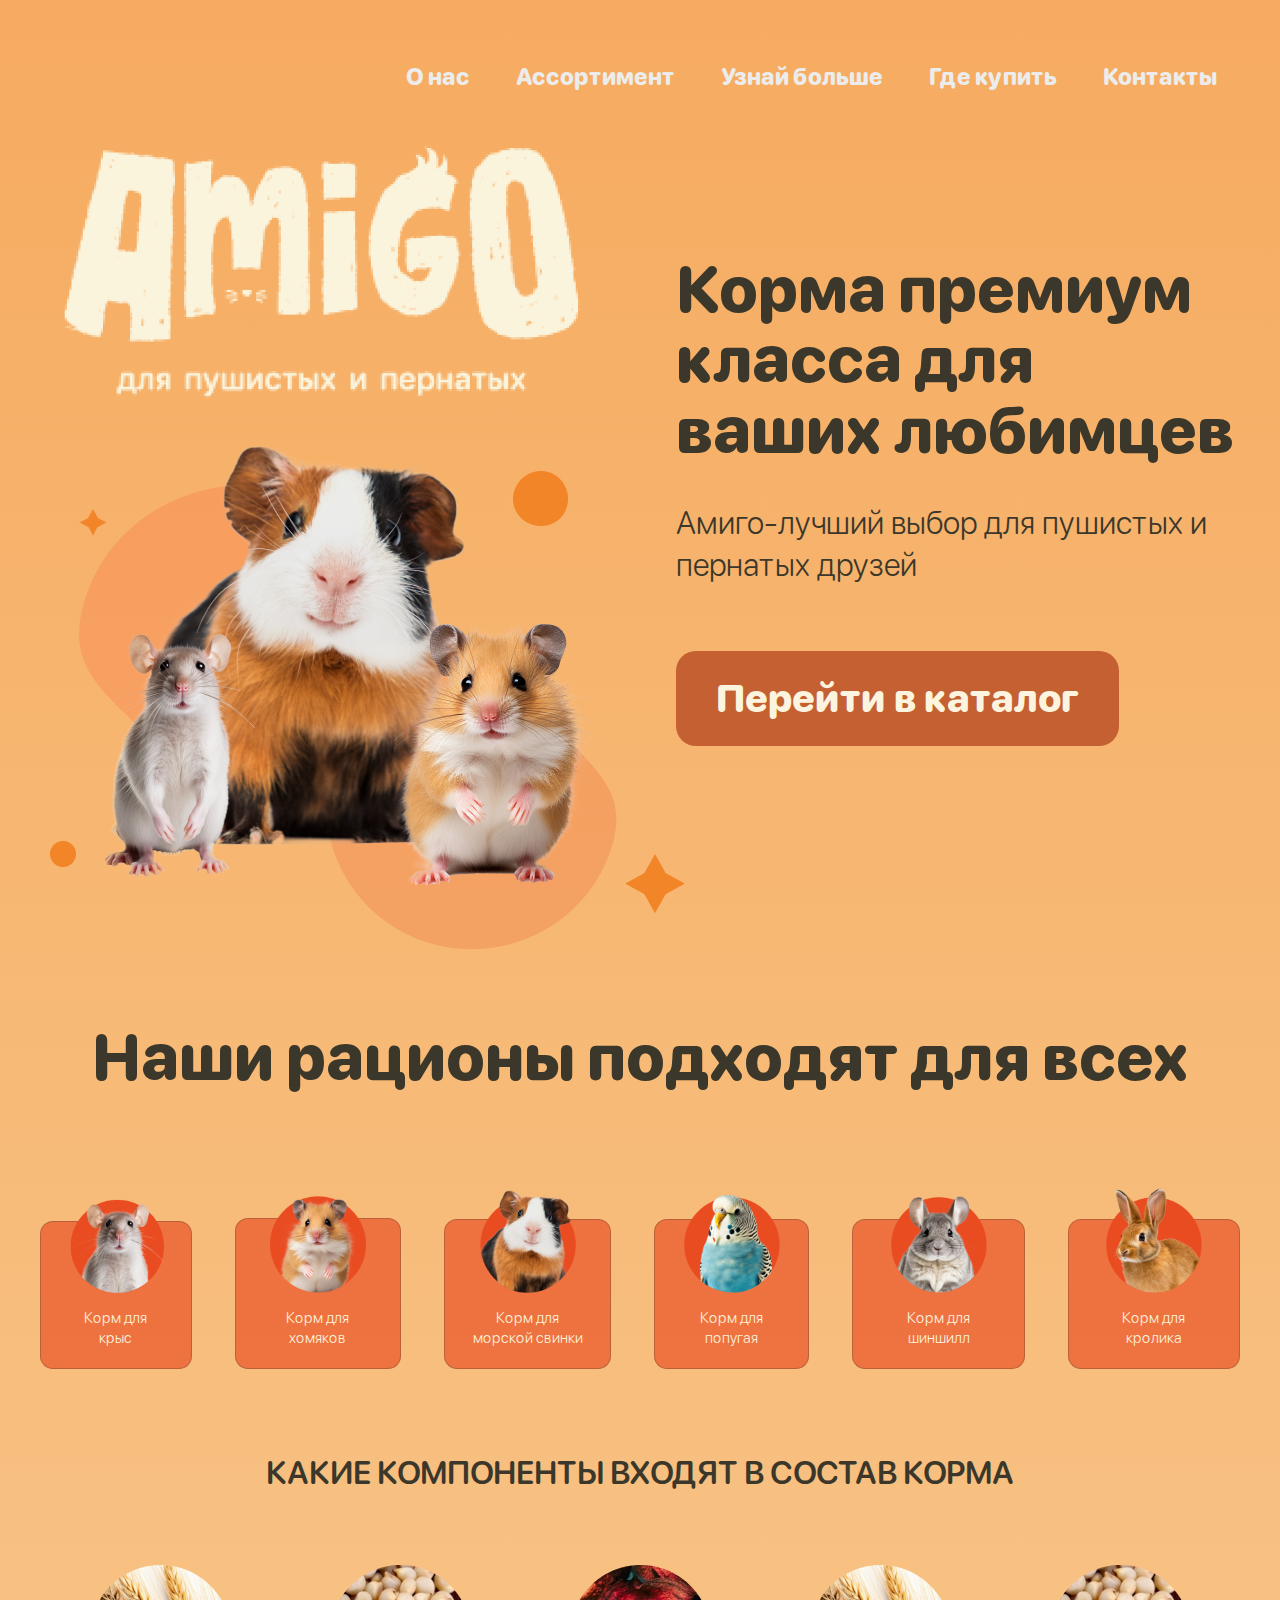
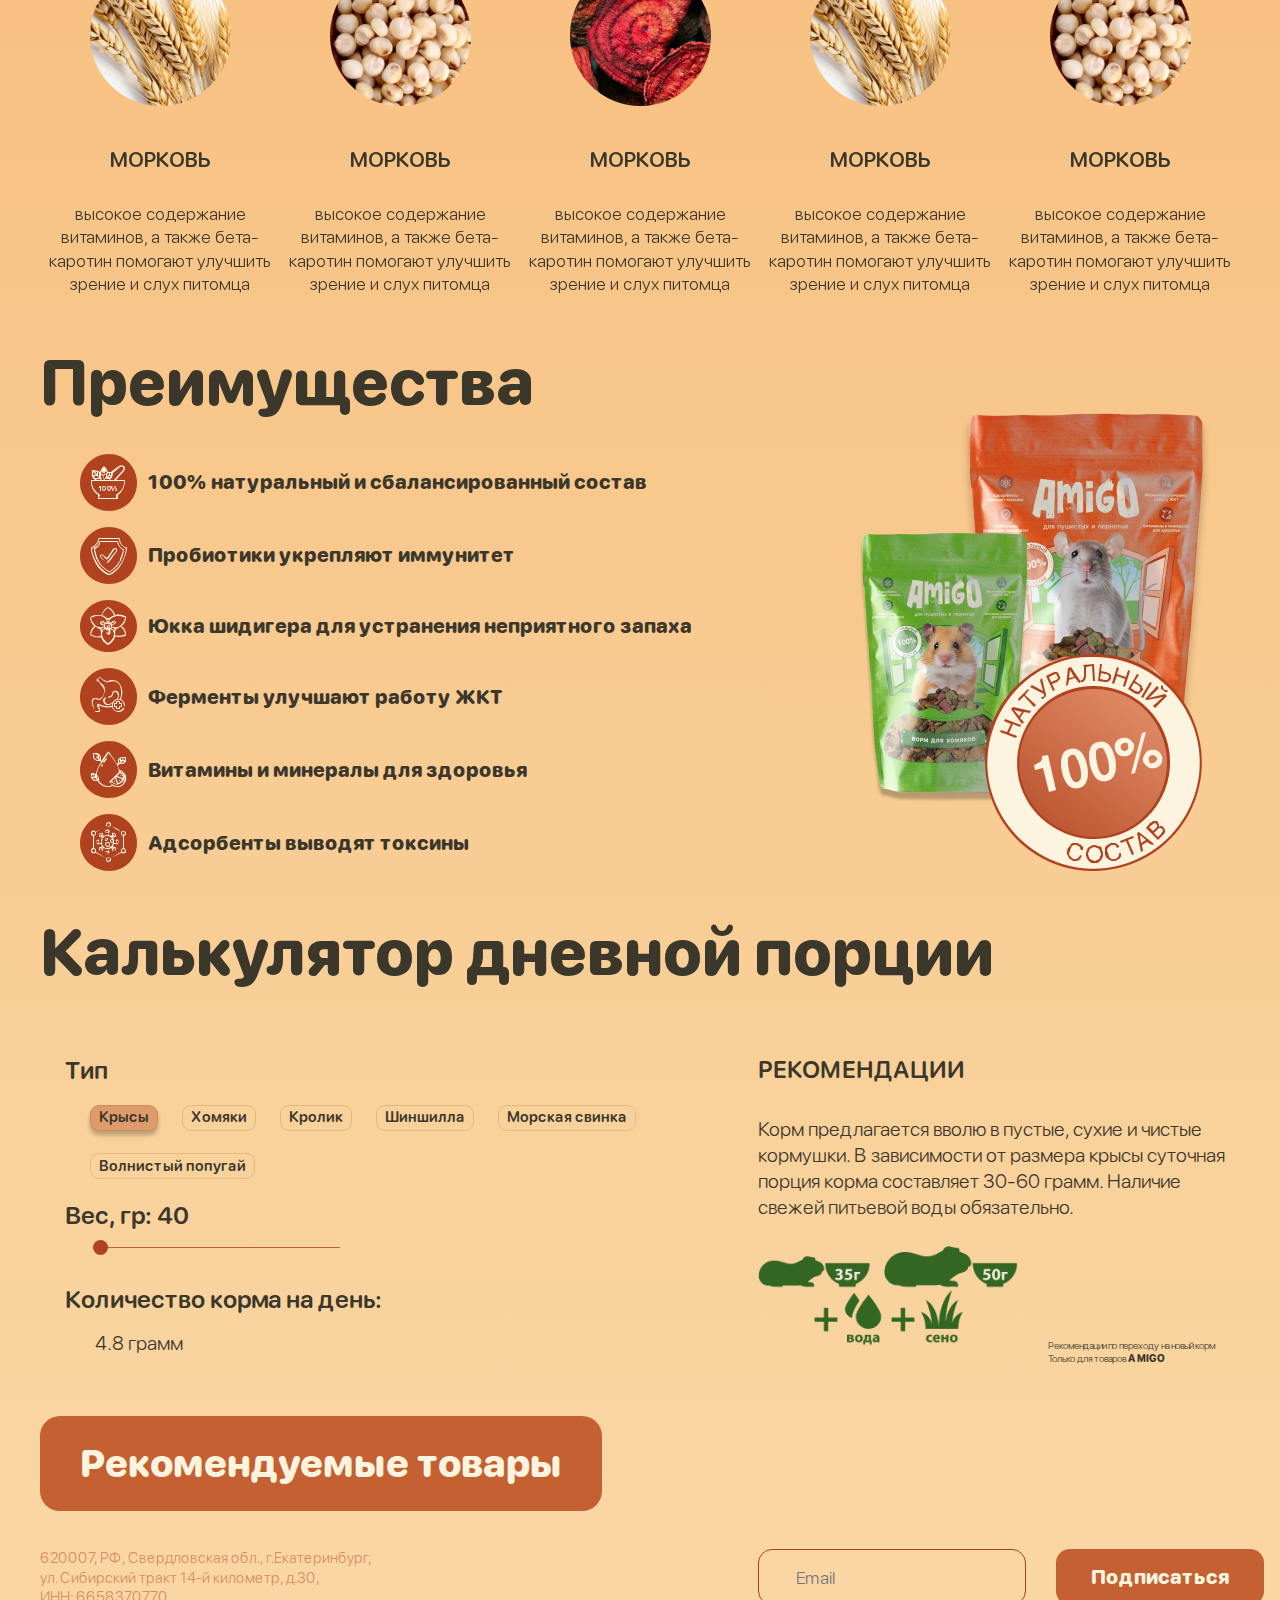
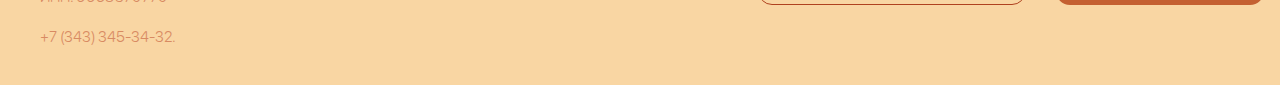
<file: index.htm>
﻿<!DOCTYPE HTML>
<html lang="ru">

<head>
	<meta http-equiv="Content-Type" content="text/html; charset=utf-8">
	<title>Корм премиум-класса для пушистых и пернатых друзей.</title>
	<meta name="description" content="Корм премиум-класса для пушистых и пернатых друзей.">
	<meta name="viewport" content="width=device-width, initial-scale=1">
	<link href="css/bootstrap.min2.css" rel="stylesheet" type="text/css">
	<link href="style.css" rel="stylesheet" type="text/css">
	<link href="css/slick.css" rel="stylesheet" type="text/css">
	<link href="css/jquery.fancybox.min.css" rel="stylesheet" type="text/css">
	<link href="css/jquery-ui.css" rel="stylesheet" type="text/css">
	<link rel="preload" href="fonts/roboto-400.woff2" as="font" crossorigin="anonymous">
	<link rel="preload" href="fonts/sf-rounded.woff2" as="font" crossorigin="anonymous">
  <link rel="preload" href="fonts/sf-rounded-bold.woff2" as="font" crossorigin="anonymous">
  <!-- <link rel="icon" href="favicon.ico">
  <link rel="icon" type="image/png" href="favicons/icon.png">
  <link rel="icon" href="favicons/icon.svg" type="image/svg+xml">
  <link rel="apple-touch-icon" href="favicons/icon-180.png"> -->
</head>

<body>
	<div class="site_back">
		<div class="stub_back home wide_page">
			<div class="wrap">
				<div class="home_nav nav1">
					<span class="mobile-menu"></span>
					<nav>
						<ul>
							<li><a href="">О нас</a></li>
							<li><a href="">Ассортимент</a></li>
							<li><a href="">Узнай больше</a></li>
							<li><a href="">Где купить</a></li>
							<li><a href="">Контакты</a></li>
						</ul>
					</nav>
				</div>
				<div class="home_logo">
					<img src="img/logo.png" alt="">
				</div>
				<div class="home_1">
					<h1>Корма премиум класса для ваших любимцев</h1>
					<p>Амиго-лучший выбор для пушистых и пернатых друзей </p>
					<a class="button1" href="#">Перейти в каталог</a>
				</div>
				<div class="home_2">
					<div class="title text-center">Наши рационы подходят для всех</div>
					<div class="home_2_table_wrap">
						<div class="home_2_table_max">
							<div class="home_2_table_max_td">

								<div class="home_2_table">
									<div class="home_2_td">
										<div class="home_2_item">
											<a href="#"></a>
											<div class="home_2_i">
												<img src="img/animal1.png" alt="">
											</div>
											<div class="home_2_item_p">Корм для <br>крыс</div>
										</div>
									</div>
									<div class="home_2_td">
										<div class="home_2_item">
											<a href="#"></a>
											<div class="home_2_i">
												<img src="img/animal2.png" alt="">
											</div>
											<div class="home_2_item_p">Корм для хомяков</div>
										</div>
									</div>
									<div class="home_2_td">
										<div class="home_2_item">
											<a href="#"></a>
											<div class="home_2_i">
												<img src="img/animal3.png" alt="">
											</div>
											<div class="home_2_item_p">Корм для морской свинки</div>
										</div>
									</div>
								</div>

							</div>
							<div class="home_2_table_max_td">

								<div class="home_2_table">
									<div class="home_2_td">
										<div class="home_2_item">
											<a href="#"></a>
											<div class="home_2_i">
												<img src="img/animal4.png" alt="">
											</div>
											<div class="home_2_item_p">Корм для попугая</div>
										</div>
									</div>
									<div class="home_2_td">
										<div class="home_2_item">
											<a href="#"></a>
											<div class="home_2_i">
												<img src="img/animal5.png" alt="">
											</div>
											<div class="home_2_item_p">Корм для шиншилл</div>
										</div>
									</div>
									<div class="home_2_td">
										<div class="home_2_item">
											<a href="#"></a>
											<div class="home_2_i">
												<img src="img/animal6.png" alt="">
											</div>
											<div class="home_2_item_p">Корм для кролика</div>
										</div>
									</div>
								</div>

							</div>
						</div>
					</div>
				</div>
				<div class="home_3 text-center">
					<div class="title3">КАКИЕ КОМПОНЕНТЫ ВХОДЯТ В СОСТАВ КОРМА</div>
					<div class="home_3_1">
						<div class="slider_cust1 responsive-slider text-center">
							<div>
								<div class="home_3_item">
									<div class="home_3_item_i">
										<img src="pic/1.png" alt="">
									</div>
									<div class="home_3_item_t">Морковь</div>
									<div class="home_3_item_p">высокое содержание витаминов, а также бета-каротин
										помогают улучшить зрение и слух питомца</div>
								</div>
							</div>
							<div>
								<div class="home_3_item">
									<div class="home_3_item_i">
										<img src="pic/2.png" alt="">
									</div>
									<div class="home_3_item_t">Морковь</div>
									<div class="home_3_item_p">высокое содержание витаминов, а также бета-каротин
										помогают улучшить зрение и слух питомца</div>
								</div>
							</div>
							<div>
								<div class="home_3_item">
									<div class="home_3_item_i">
										<img src="pic/3.png" alt="">
									</div>
									<div class="home_3_item_t">Морковь</div>
									<div class="home_3_item_p">высокое содержание витаминов, а также бета-каротин
										помогают улучшить зрение и слух питомца</div>
								</div>
							</div>
							<div>
								<div class="home_3_item">
									<div class="home_3_item_i">
										<img src="pic/1.png" alt="">
									</div>
									<div class="home_3_item_t">Морковь</div>
									<div class="home_3_item_p">высокое содержание витаминов, а также бета-каротин
										помогают улучшить зрение и слух питомца</div>
								</div>
							</div>
							<div>
								<div class="home_3_item">
									<div class="home_3_item_i">
										<img src="pic/2.png" alt="">
									</div>
									<div class="home_3_item_t">Морковь</div>
									<div class="home_3_item_p">высокое содержание витаминов, а также бета-каротин
										помогают улучшить зрение и слух питомца</div>
								</div>
							</div>
						</div>
					</div>
				</div>
				<div class="home_4">
					<div class="title">Преимущества</div>
					<div class="home_4_block">
						<div class="about_adv_ul">
							<ul>
								<li>
									<table>
										<tr>
											<td><img src="img/home_4_1.svg" alt=""></td>
											<td>100% натуральный и сбалансированный состав</td>
										</tr>
									</table>
								</li>
								<li>
									<table>
										<tr>
											<td><img src="img/home_4_4.svg" alt=""></td>
											<td>Пробиотики укрепляют иммунитет</td>
										</tr>
									</table>
								</li>
								<li>
									<table>
										<tr>
											<td><img src="img/home_4_2.svg" alt=""></td>
											<td>Юкка шидигера для устранения неприятного запаха</td>
										</tr>
									</table>
								</li>
								<li>
									<table>
										<tr>
											<td><img src="img/home_4_5.svg" alt=""></td>
											<td>Ферменты улучшают работу ЖКТ</td>
										</tr>
									</table>
								</li>
								<li>
									<table>
										<tr>
											<td><img src="img/home_4_3.svg" alt=""></td>
											<td>Витамины и минералы для здоровья</td>
										</tr>
									</table>
								</li>
								<li>
									<table>
										<tr>
											<td><img src="img/home_4_6.svg" alt=""></td>
											<td>Адсорбенты выводят токсины</td>
										</tr>
									</table>
								</li>
							</ul>
						</div>
					</div>
				</div>
				<div class="home_5">
					<div class="title">Калькулятор дневной порции</div>
					<div class="home_5_wrap">
						<div class="row">
							<div class="col-md-7">
								<div class="calculate">
									<div class="calculate_title">Тип</div>
									<div class="calculate_div1">
										<button class="calculate_tip1 calculate_button_active">Крысы</button>
										<button class="calculate_tip2">Хомяки</button>
										<button class="calculate_tip3">Кролик</button>
										<button class="calculate_tip4">Шиншилла</button>
										<button class="calculate_tip5">Морская свинка</button>
										<button class="calculate_tip6">Волнистый попугай</button>
									</div>
									<div class="calculate_title">Вес, гр: <span id="result-polzunok"></span></div>
									<div class="calculate_div2">
										<div id="polzunok"></div>
									</div>
									<div class="calculate_title">Количество корма на день:</div>
									<div class="calculate_div3">
										<span>4.8</span> грамм
									</div>
								</div>
								<div class="home_5_left_but">
									<a class="button1" href="">Рекомендуемые товары</a>
								</div>
							</div>
							<div class="col-md-5">
								<div class="home_5_right">
									<div class="home_5_right_title">РЕКОМЕНДАЦИИ</div>
									<div class="home_5_right_text">
										<div class="home_5_right_text_div">
											<p>Корм предлагается вволю в пустые, сухие и чистые кормушки. В зависимости
												от размера крысы суточная порция корма составляет 30-60 грамм. Наличие
												свежей питьевой воды обязательно.</p>
											<table>
												<tr>
													<td><img src="img/recomm.png" alt=""></td>
													<td>Рекомендации по переходу на новый корм<br> Только для
														товаров <b>AMIGO</b></td>
												</tr>
											</table>
										</div>
										<div class="home_5_right_text_div">
											<p>Корм предлагается вволю в пустые, сухие и чистые кормушки. В зависимости
												от размера грызуна суточная порция корма составляет 10-15 грамм. Наличие
												свежей питьевой воды обязательно.</p>
										</div>
										<div class="home_5_right_text_div">
											<p>Корм предлагается вволю в пустые, сухие и чистые кормушки. В зависимости
												от размера грызуна суточная порция корма составляет 50-80 грамм.
												Необходимо дополнительно обеспечить питомца сеном, а также свежей
												питьевой водой.</p>
										</div>
										<div class="home_5_right_text_div">
											<p>Корм предлагается вволю в пустые, сухие и чистые кормушки. В зависимости
												от размера грызуна суточная порция корма составляет 50-80 грамм.
												Необходимо дополнительно обеспечить питомца сеном, а также свежей
												питьевой водой.</p>
										</div>
										<div class="home_5_right_text_div">
											<p>Корм предлагается вволю в пустые, сухие и чистые кормушки. В зависимости
												от размера морской свинки суточная порция корма составляет 40-80 грамм.
												Наличие свежей питьевой воды обязательно.</p>
										</div>
										<div class="home_5_right_text_div">
											<p>Корм предлагается вволю в пустые, сухие и чистые кормушки. Суточная
												порция корма составляет 7-12 грамм. Наличие свежей питьевой воды
												обязательно.</p>
										</div>
									</div>
								</div>
							</div>
						</div>
					</div>
				</div>
			</div>
		</div>
		<footer>
			<div class="wrap">
				<div class="row hidden-xs">
					<div class="col-lg-7 col-md-6">
						<div class="foot_left">
							<div class="foot_adress">620007, РФ, Свердловская обл., г.Екатеринбург,<br> ул. Сибирский
								тракт 14-й километр, д.30,<br> ИНН: 6658370770 </div>
							<div class="foot_phone"><a href="tel:+7343345-34-32">+7 (343) 345-34-32</a>.</div>
						</div>
					</div>
					<div class="col-lg-5 col-md-6">
						<div class="foot_right">
							<form action="">
								<div class="row">
									<div class="col-sm-7">
										<input class="inputtext" type="text"
											placeholder="Email"><!-- class="inputerror" -->
									</div>
									<div class="col-sm-5">
										<button class="button2" type="subnit">Подписаться</button>
									</div>
								</div>
								<!--div class="errortext">*Извините, но мы просим вас вводить текст на латинице. Пожалуйста, исправьте свой ввод и попробуйте еще раз. Спасибо за понимание!</div-->
							</form>
						</div>
					</div>
				</div>
				<div class="foot_mobile">
					<div class="foot_logo_mobi">
						<img src="img/foot_logo_mobi.png" alt="">
					</div>
					<div class="foot_menu">
						<ul>
							<li><a href="">Ассортимент</a></li>
							<li><a href="">О нас</a></li>
							<li><a href="">Узнай больше</a></li>
							<li><a href="">Где купить</a></li>
							<li><a href="">Контакты</a></li>
						</ul>
					</div>
					<div class="foot_contact">
						<div class="foot_contact_title">С НАМИ МОЖНО СВЯЗАТЬСЯ:</div>
						<div class="foot_contact_phone">
							<a href="tel:+7343345-34-32">+7 (343) 345-34-32</a>
						</div>
					</div>
				</div>
			</div>
		</footer>
	</div>
	<script src="js/jquery-2.2.4.min.js"></script>
	<script src="js/jquery.fancybox.min.js"></script>
	<script src="js/slick.min.js"></script>
	<script src="js/jquery-ui.min.js"></script>
	<script src="js/custom.js"></script>
	<!--[if lt IE 9]>
	<script src="js/html5.min.js"></script>
<![endif]-->
</body>

</html>
</file>
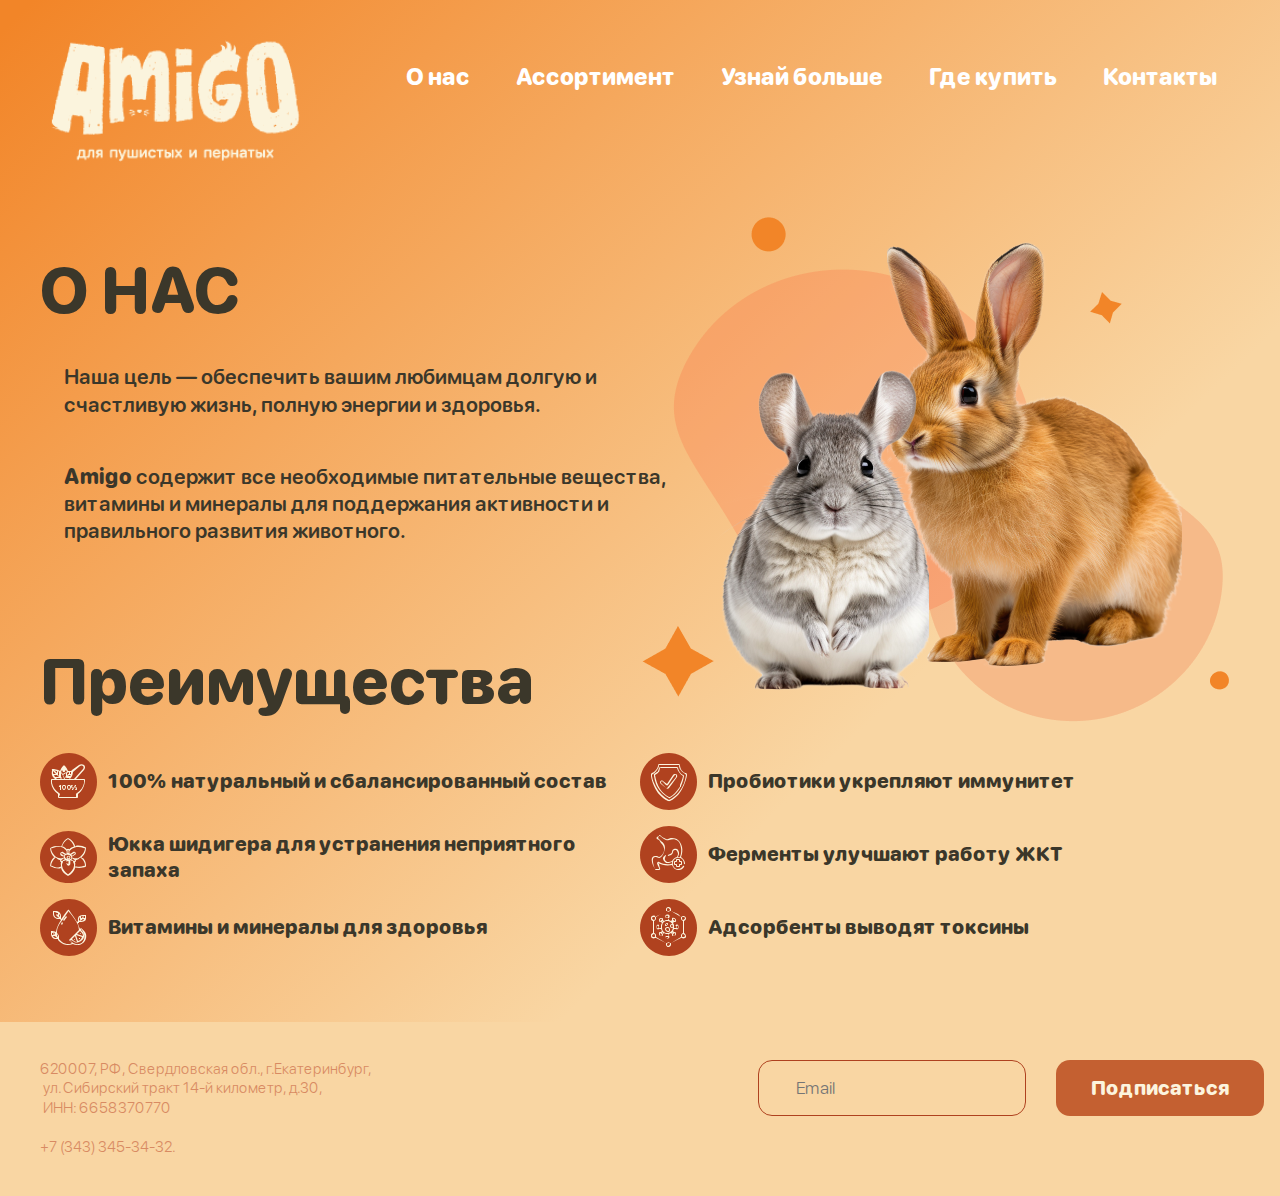
<file: about.htm>
﻿<!DOCTYPE HTML>
<html lang="ru">
<head>
<meta http-equiv="Content-Type" content="text/html; charset=utf-8">
<title>Образец</title>
<meta name="description" content="">
<meta name="viewport" content="width=device-width, initial-scale=1, shrink-to-fit=no">
<link href="css/bootstrap.min2.css" rel="stylesheet" type="text/css">
<link href="style.css" rel="stylesheet" type="text/css">
<link href="css/slick.css" rel="stylesheet" type="text/css">
<link href="css/jquery.fancybox.min.css" rel="stylesheet" type="text/css">
<link href="css/jquery-ui.css" rel="stylesheet" type="text/css">
</head>
<body>
<div class="site_back">
	<div class="about_back wide_page">
		<div class="wrap">
			<div class="about_logo">
				<img src="img/about_logo.png" alt="">
			</div>
			<div class="about_nav nav1">
				<span class="mobile-menu"></span>
				<nav>
					<ul>
						<li><a href="">О нас</a></li>
						<li><a href="">Ассортимент</a></li>
						<li><a href="">Узнай больше</a></li>
						<li><a href="">Где купить</a></li>
						<li><a href="">Контакты</a></li>
					</ul>
				</nav>
			</div>
			<div class="about_main">
				<div class="about_text">
					<h1>О НАС</h1>
					<div class="about_text_div">
						<p>Наша цель — обеспечить вашим любимцам  долгую  и счастливую жизнь, полную  энергии и здоровья.  </p>
						<p><b>Amigo</b> содержит все необходимые питательные вещества, витамины и минералы для поддержания активности и правильного развития животного.</p>
					</div>
				</div>
				<div class="about_adv">
					<div class="title">Преимущества</div>
					<div class="about_adv_ul">
						<ul>
							<li><table><tr><td><img src="img/home_4_1.svg" alt=""></td><td>100% натуральный и сбалансированный состав</td></tr></table></li>
							<li><table><tr><td><img src="img/home_4_4.svg" alt=""></td><td>Пробиотики  укрепляют иммунитет</td></tr></table></li>
							<li><table><tr><td><img src="img/home_4_2.svg" alt=""></td><td>Юкка шидигера для устранения неприятного запаха</td></tr></table></li>
							<li><table><tr><td><img src="img/home_4_5.svg" alt=""></td><td>Ферменты улучшают  работу ЖКТ</td></tr></table></li>
							<li><table><tr><td><img src="img/home_4_3.svg" alt=""></td><td>Витамины и минералы  для здоровья</td></tr></table></li>
							<li><table><tr><td><img src="img/home_4_6.svg" alt=""></td><td>Адсорбенты  выводят токсины</td></tr></table></li>
						</ul>
					</div>
				</div>
			</div>
			
		</div>
	</div>
	<footer>
		<div class="wrap">
			<div class="row hidden-xs">
				<div class="col-lg-7 col-md-6">
					<div class="foot_left">
						<div class="foot_adress">620007, РФ, Свердловская обл., г.Екатеринбург,<br>  ул. Сибирский тракт 14-й километр, д.30,<br>  ИНН: 6658370770 </div>
						<div class="foot_phone"><a href="tel:+7343345-34-32">+7 (343) 345-34-32</a>.</div>
					</div>
				</div>
				<div class="col-lg-5 col-md-6">
					<div class="foot_right">
						<form action="">
							<div class="row">
								<div class="col-sm-7">
									<input class="inputtext" type="text" placeholder="Email"><!-- class="inputerror" -->
								</div>
								<div class="col-sm-5">
									<button class="button2" type="subnit">Подписаться</button>
								</div>
							</div>
							<!--div class="errortext">*Извините, но мы просим вас вводить текст на латинице.  Пожалуйста, исправьте свой ввод и попробуйте еще раз.  Спасибо за понимание!</div-->
						</form>
					</div>
				</div>
			</div>
			<div class="foot_mobile">
				<div class="foot_logo_mobi">
					<img src="img/foot_logo_mobi.png" alt="">
				</div>
				<div class="foot_menu">
					<ul>
						<li><a href="">Ассортимент</a></li>
						<li><a href="">О нас</a></li>
						<li><a href="">Узнай больше</a></li>
						<li><a href="">Где купить</a></li>
						<li><a href="">Контакты</a></li>
					</ul>
				</div>
				<div class="foot_contact">
					<div class="foot_contact_title">С НАМИ МОЖНО СВЯЗАТЬСЯ: </div>
					<div class="foot_contact_phone">
						<a href="tel:+7343345-34-32">+7 (343) 345-34-32</a>
					</div>
				</div>
			</div>
		</div>
	</footer>
</div>
<script src="js/jquery-2.2.4.min.js"></script>
<script src="js/jquery.fancybox.min.js"></script>
<script src="js/slick.min.js"></script>
<script src="js/jquery-ui.min.js"></script>
<script src="js/custom.js"></script>
<!--[if lt IE 9]>
	<script src="js/html5.min.js"></script>
<![endif]-->
</body>
</html>
</file>
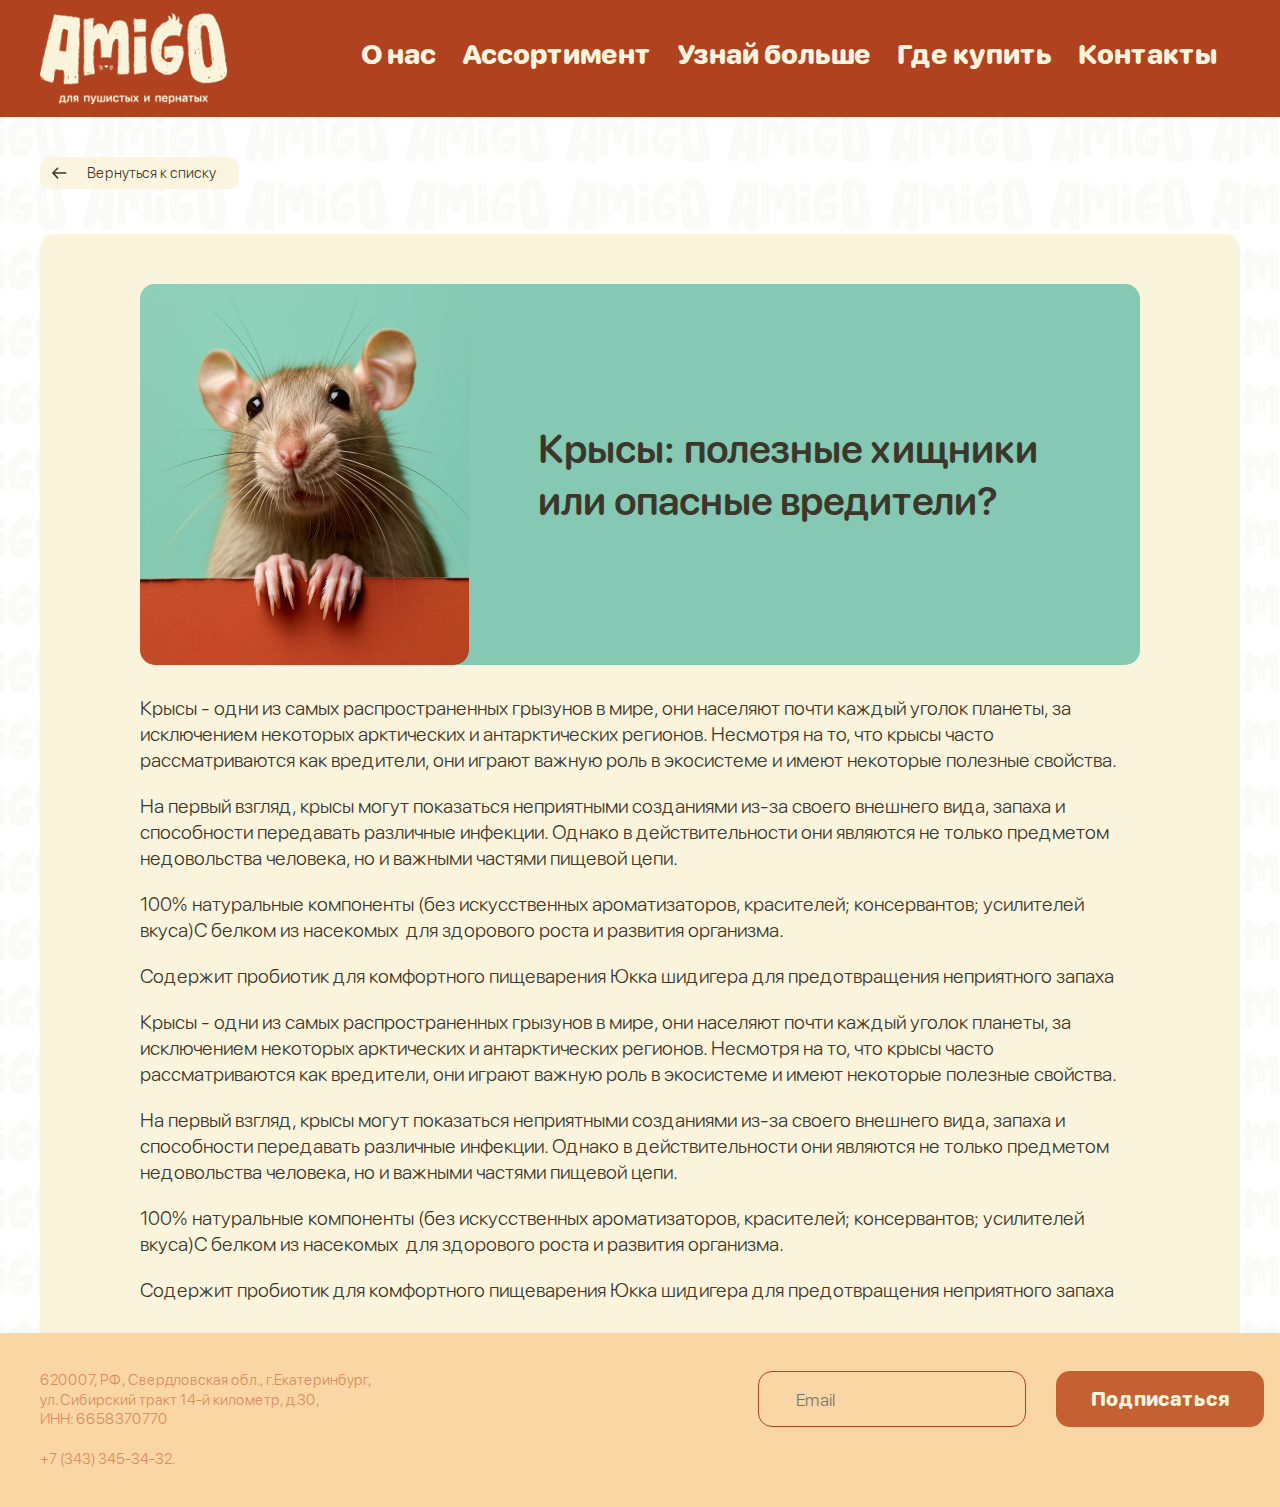
<file: article.htm>
﻿<!DOCTYPE HTML>
<html lang="ru">
<head>
<meta http-equiv="Content-Type" content="text/html; charset=utf-8">
<title>Образец</title>
<meta name="description" content="">
<meta name="viewport" content="width=device-width, initial-scale=1, shrink-to-fit=no">
<link href="css/bootstrap.min2.css" rel="stylesheet" type="text/css">
<link href="style.css" rel="stylesheet" type="text/css">
<link href="css/slick.css" rel="stylesheet" type="text/css">
<link href="css/jquery.fancybox.min.css" rel="stylesheet" type="text/css">
<link href="css/jquery-ui.css" rel="stylesheet" type="text/css">
</head>
<body>
<div class="site_back">
	<div class="text_back">
		<header>
			<div class="wrap">
				<div class="row">
					<div class="col-sm-3 col-xs-6">
						<div class="logo">
							<a href=""><img src="img/logomain.png" alt=""></a>
						</div>
					</div>
					<div class="col-sm-9 col-xs-6">
						<div class="main_nav">
							<span class="mobile-menu"></span>
							<nav>
								<ul>
									<li><a href="">О нас</a></li>
									<li><a href="">Ассортимент</a></li>
									<li><a href="">Узнай больше</a></li>
									<li><a href="">Где купить</a></li>
									<li><a href="">Контакты</a></li>
								</ul>
							</nav>
						</div>
					</div>
				</div>
			</div>
		</header>
		<div class="wrap">
			<div class="backlink"><a href="">Вернуться к списку</a></div>
			<div class="article">
				<div class="article_head">
					<div class="article_img">
						<img src="pic/6.png" alt="">
					</div>
					<div class="article_title">Крысы: полезные хищники или опасные вредители?</div>
				</div>
				<div class="text">
					<p>Крысы - одни из самых распространенных грызунов в мире, они населяют почти каждый уголок планеты, за исключением некоторых арктических и антарктических регионов. Несмотря на то, что крысы часто рассматриваются как вредители, они играют важную роль в экосистеме и имеют некоторые полезные свойства.</p>
					<p>На первый взгляд, крысы могут показаться неприятными созданиями из-за своего внешнего вида, запаха и способности передавать различные инфекции. Однако в действительности они являются не только предметом недовольства человека, но и важными частями пищевой цепи.</p>
					<p>100% натуральные компоненты (без искусственных ароматизаторов, красителей; консервантов; усилителей вкуса)С белком из насекомых  для здорового роста и развития организма.</p>
					<p>Содержит пробиотик для комфортного пищеварения Юкка шидигера для предотвращения неприятного запаха</p>
					<p>Крысы - одни из самых распространенных грызунов в мире, они населяют почти каждый уголок планеты, за исключением некоторых арктических и антарктических регионов. Несмотря на то, что крысы часто рассматриваются как вредители, они играют важную роль в экосистеме и имеют некоторые полезные свойства.</p>
					<p>На первый взгляд, крысы могут показаться неприятными созданиями из-за своего внешнего вида, запаха и способности передавать различные инфекции. Однако в действительности они являются не только предметом недовольства человека, но и важными частями пищевой цепи.</p>
					<p>100% натуральные компоненты (без искусственных ароматизаторов, красителей; консервантов; усилителей вкуса)С белком из насекомых  для здорового роста и развития организма.</p>
					<p>Содержит пробиотик для комфортного пищеварения Юкка шидигера для предотвращения неприятного запаха</p>
				</div>
			</div>
			<div id="topbutton"><img src="img/up.svg" alt=""></div>
		</div>
	</div>
	<footer>
		<div class="wrap">
			<div class="row hidden-xs">
				<div class="col-lg-7 col-md-6">
					<div class="foot_left">
						<div class="foot_adress">620007, РФ, Свердловская обл., г.Екатеринбург,<br> ул. Сибирский тракт 14-й километр, д.30,<br> ИНН: 6658370770 </div>
						<div class="foot_phone"><a href="tel:+7343345-34-32">+7 (343) 345-34-32</a>.</div>
					</div>
				</div>
				<div class="col-lg-5 col-md-6">
					<div class="foot_right">
						<form action="">
							<div class="row">
								<div class="col-sm-7">
									<input class="inputtext" type="text" placeholder="Email"><!-- class="inputerror" -->
								</div>
								<div class="col-sm-5">
									<button class="button2" type="subnit">Подписаться</button>
								</div>
							</div>
							<!--div class="errortext">*Извините, но мы просим вас вводить текст на латинице. Пожалуйста, исправьте свой ввод и попробуйте еще раз. Спасибо за понимание!</div-->
						</form>
					</div>
				</div>
			</div>
			<div class="foot_mobile">
				<div class="foot_logo_mobi">
					<img src="img/foot_logo_mobi.png" alt="">
				</div>
				<div class="foot_menu">
					<ul>
						<li><a href="">Ассортимент</a></li>
						<li><a href="">О нас</a></li>
						<li><a href="">Узнай больше</a></li>
						<li><a href="">Где купить</a></li>
						<li><a href="">Контакты</a></li>
					</ul>
				</div>
				<div class="foot_contact">
					<div class="foot_contact_title">С НАМИ МОЖНО СВЯЗАТЬСЯ:</div>
					<div class="foot_contact_phone">
						<a href="tel:+7343345-34-32">+7 (343) 345-34-32</a>
					</div>
				</div>
			</div>
		</div>
	</footer>
</div>
<script src="js/jquery-2.2.4.min.js"></script>
<script src="js/jquery.fancybox.min.js"></script>
<script src="js/slick.min.js"></script>
<script src="js/jquery-ui.min.js"></script>
<script src="js/custom.js"></script>
<!--[if lt IE 9]>
	<script src="js/html5.min.js"></script>
<![endif]-->
</body>
</html>
</file>
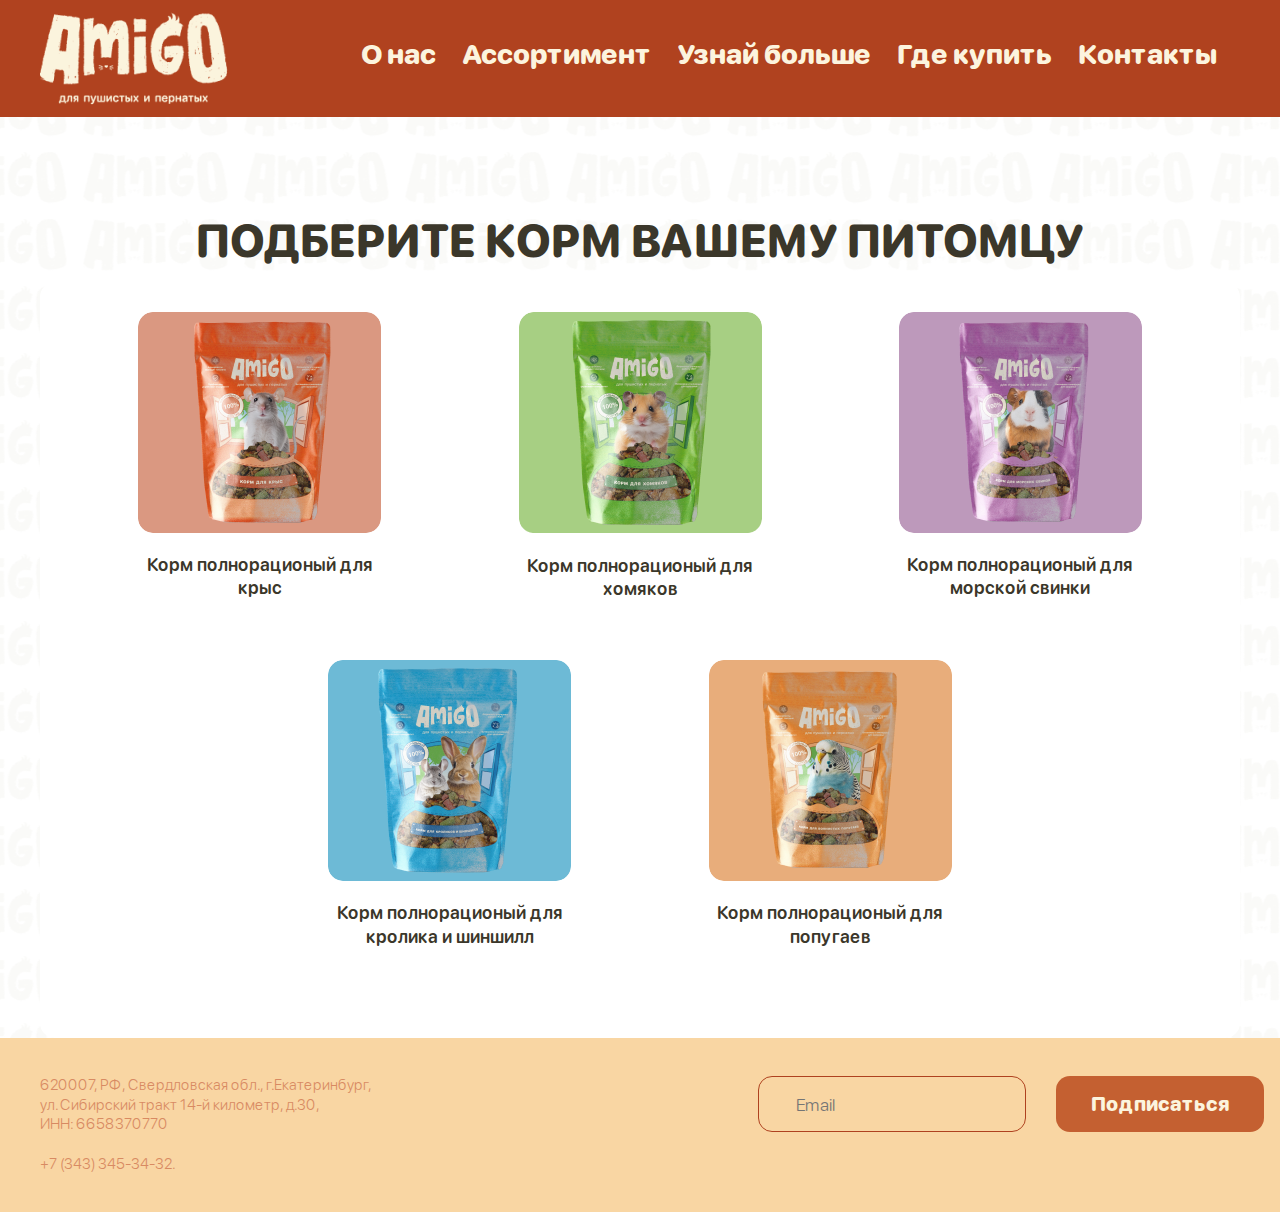
<file: assortiment.htm>
﻿<!DOCTYPE HTML>
<html lang="ru">
<head>
<meta http-equiv="Content-Type" content="text/html; charset=utf-8">
<title>Образец</title>
<meta name="description" content="">
<meta name="viewport" content="width=device-width, initial-scale=1, shrink-to-fit=no">
<link href="css/bootstrap.min2.css" rel="stylesheet" type="text/css">
<link href="style.css" rel="stylesheet" type="text/css">
<link href="css/slick.css" rel="stylesheet" type="text/css">
<link href="css/jquery.fancybox.min.css" rel="stylesheet" type="text/css">
<link href="css/jquery-ui.css" rel="stylesheet" type="text/css">
</head>
<body>
<div class="site_back">
	<div class="text_back">
		<header>
			<div class="wrap">
				<div class="row">
					<div class="col-sm-3 col-xs-6">
						<div class="logo">
							<a href=""><img src="img/logomain.png" alt=""></a>
						</div>
					</div>
					<div class="col-sm-9 col-xs-6">
						<div class="main_nav">
							<span class="mobile-menu"></span>
							<nav>
								<ul>
									<li><a href="">О нас</a></li>
									<li><a href="">Ассортимент</a></li>
									<li><a href="">Узнай больше</a></li>
									<li><a href="">Где купить</a></li>
									<li><a href="">Контакты</a></li>
								</ul>
							</nav>
						</div>
					</div>
				</div>
			</div>
		</header>
		<div class="wrap">
			<div class="page_pad">
				<h1 class="h145 h1mb15 text-center">ПОДБЕРИТЕ КОРМ ВАШЕМУ ПИТОМЦУ</h1>
				<div class="pageback">
					<div class="range text-center">
						<div class="range_item">
							<div class="range_item_i">
								<a href=""><img src="pic/assort1.png" alt=""></a>
							</div>
							<div class="range_item_p">Корм полнорационый для крыс</div>
						</div>
						<div class="range_item">
							<div class="range_item_i">
								<a href=""><img src="pic/assort2.png" alt=""></a>
							</div>
							<div class="range_item_p">Корм полнорационый для хомяков</div>
						</div>
						<div class="range_item">
							<div class="range_item_i">
								<a href=""><img src="pic/assort3.png" alt=""></a>
							</div>
							<div class="range_item_p">Корм полнорационый для морской свинки</div>
						</div>
						<div class="range_item">
							<div class="range_item_i">
								<a href=""><img src="pic/assort4.png" alt=""></a>
							</div>
							<div class="range_item_p">Корм полнорационый для кролика и шиншилл</div>
						</div>
						<div class="range_item">
							<div class="range_item_i">
								<a href=""><img src="pic/assort5.png" alt=""></a>
							</div>
							<div class="range_item_p">Корм полнорационый для попугаев</div>
						</div>
					</div>
				</div>
			</div>
		</div>
	</div>
	<footer>
		<div class="wrap">
			<div class="row hidden-xs">
				<div class="col-lg-7 col-md-6">
					<div class="foot_left">
						<div class="foot_adress">620007, РФ, Свердловская обл., г.Екатеринбург,<br> ул. Сибирский тракт 14-й километр, д.30,<br> ИНН: 6658370770 </div>
						<div class="foot_phone"><a href="tel:+7343345-34-32">+7 (343) 345-34-32</a>.</div>
					</div>
				</div>
				<div class="col-lg-5 col-md-6">
					<div class="foot_right">
						<form action="">
							<div class="row">
								<div class="col-sm-7">
									<input class="inputtext" type="text" placeholder="Email"><!-- class="inputerror" -->
								</div>
								<div class="col-sm-5">
									<button class="button2" type="submit">Подписаться</button>
								</div>
							</div>
							<!--div class="errortext">*Извините, но мы просим вас вводить текст на латинице. Пожалуйста, исправьте свой ввод и попробуйте еще раз. Спасибо за понимание!</div-->
						</form>
					</div>
				</div>
			</div>
			<div class="foot_mobile">
				<div class="foot_logo_mobi">
					<img src="img/foot_logo_mobi.png" alt="">
				</div>
				<div class="foot_menu">
					<ul>
						<li><a href="">Ассортимент</a></li>
						<li><a href="">О нас</a></li>
						<li><a href="">Узнай больше</a></li>
						<li><a href="">Где купить</a></li>
						<li><a href="">Контакты</a></li>
					</ul>
				</div>
				<div class="foot_contact">
					<div class="foot_contact_title">С НАМИ МОЖНО СВЯЗАТЬСЯ:</div>
					<div class="foot_contact_phone">
						<a href="tel:+7343345-34-32">+7 (343) 345-34-32</a>
					</div>
				</div>
			</div>
		</div>
	</footer>
</div>
<script src="js/jquery-2.2.4.min.js"></script>
<script src="js/jquery.fancybox.min.js"></script>
<script src="js/slick.min.js"></script>
<script src="js/jquery-ui.min.js"></script>
<script src="js/custom.js"></script>
<!--[if lt IE 9]>
	<script src="js/html5.min.js"></script>
<![endif]-->
</body>
</html>
</file>
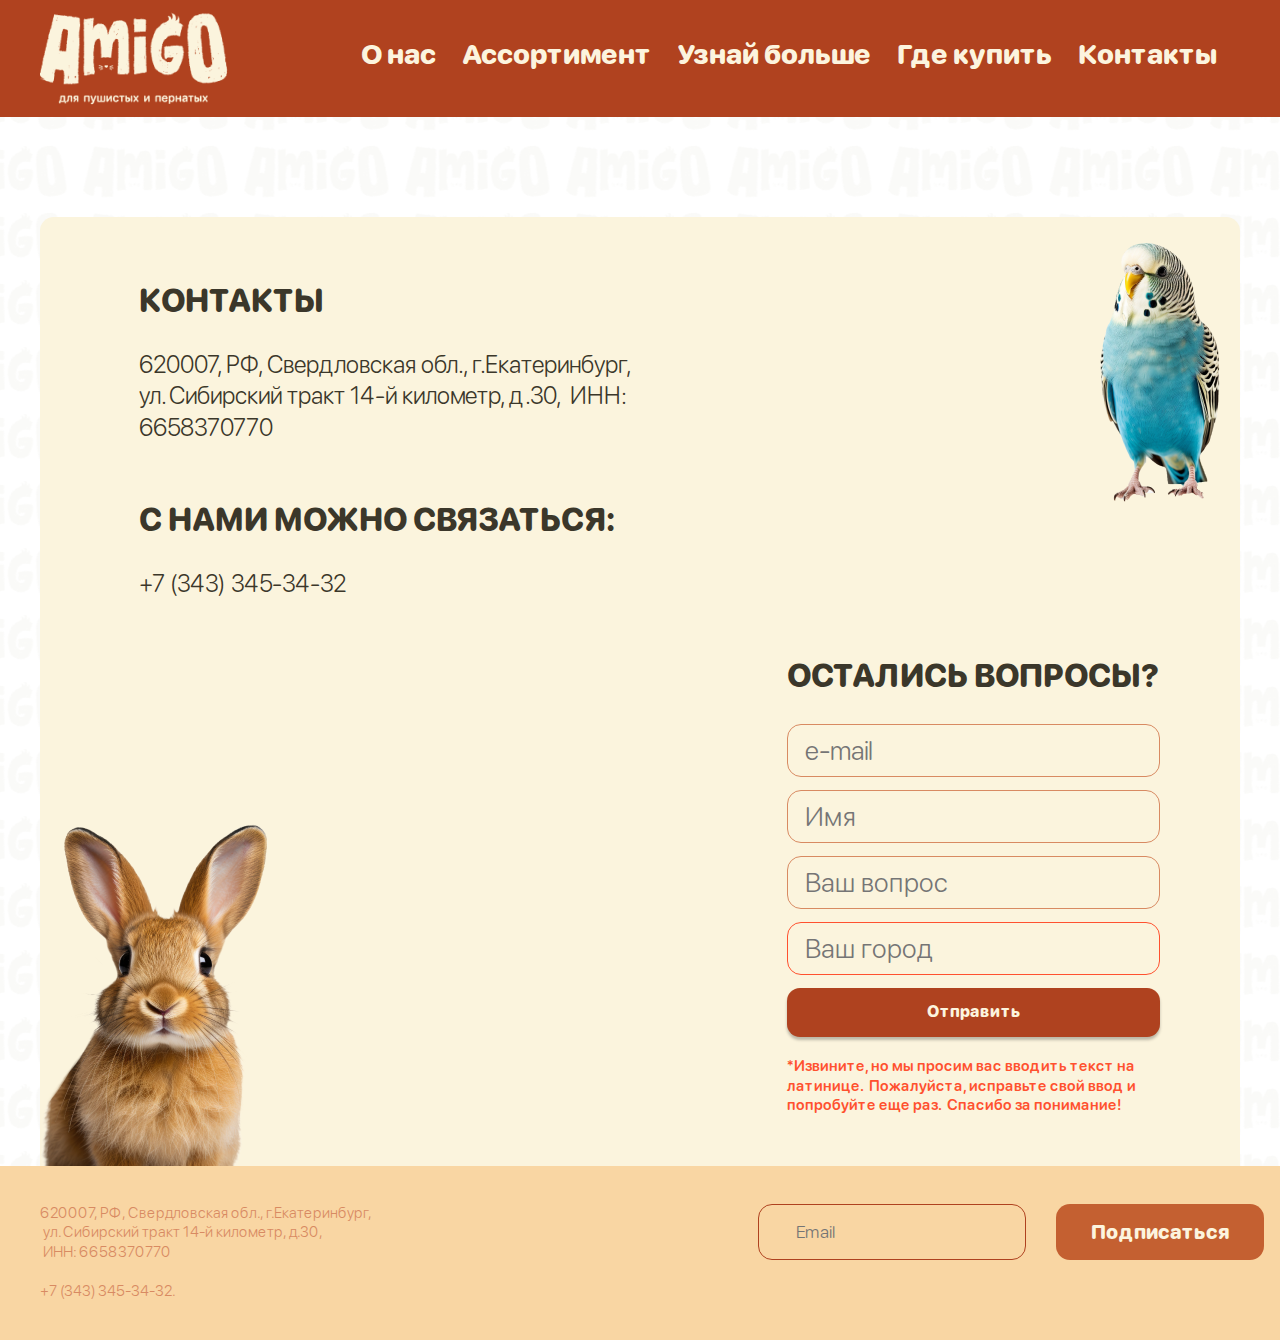
<file: contacts.html>
﻿<!DOCTYPE HTML>
<html lang="ru">
<head>
<meta http-equiv="Content-Type" content="text/html; charset=utf-8">
<title>Образец</title>
<meta name="description" content="">
<meta name="viewport" content="width=device-width, initial-scale=1, shrink-to-fit=no">
<link href="css/bootstrap.min2.css" rel="stylesheet" type="text/css">
<link href="style.css" rel="stylesheet" type="text/css">
<link href="css/slick.css" rel="stylesheet" type="text/css">
<link href="css/jquery.fancybox.min.css" rel="stylesheet" type="text/css">
<link href="css/jquery-ui.css" rel="stylesheet" type="text/css">
</head>
<body>
<div class="site_back">
	<div class="text_back">
		<header>
			<div class="wrap">
				<div class="row">
					<div class="col-sm-3 col-xs-6">
						<div class="logo">
							<a href=""><img src="img/logomain.png" alt=""></a>
						</div>
					</div>
					<div class="col-sm-9 col-xs-6">
						<div class="main_nav">
							<span class="mobile-menu"></span>
							<nav>
								<ul>
									<li><a href="">О нас</a></li>
									<li><a href="">Ассортимент</a></li>
									<li><a href="">Узнай больше</a></li>
									<li><a href="">Где купить</a></li>
									<li><a href="">Контакты</a></li>
								</ul>
							</nav>
						</div>
					</div>
				</div>
			</div>
		</header>
		<div class="wrap">
			<div class="page_pad">
				<div class="contact_page">
					<div class="contact_page_back">
						<div class="row">
							<div class="col-sm-10 col-md-6 col-lg-6">
								<div class="contact_text">
									<h1>КОНТАКТЫ</h1>
									<p>620007, РФ, Свердловская обл., г.Екатеринбург,  ул. Сибирский тракт 14-й километр, д.30,  ИНН: 6658370770 </p>
									<h2>С НАМИ МОЖНО СВЯЗАТЬСЯ:</h2>
									<p><a href="tel:+7(343)345-34-32">+7 (343) 345-34-32</a></p>
								</div>
							</div>
							<div class="col-sm-2 col-md-12 col-lg-6"></div>
							<div class="col-sm-5 col-md-6 col-lg-7"></div>
							<div class="col-sm-7 col-md-6 col-lg-5">
								<div class="contact_form">
									<h2>ОСТАЛИСЬ ВОПРОСЫ?</h2>
									<form action="">
										<div class="contact_form_item">
											<input type="text" placeholder="e-mail">
										</div>
										<div class="contact_form_item">
											<input type="text" placeholder="Имя">
										</div>
										<div class="contact_form_item">
											<input type="text" placeholder="Ваш вопрос">
										</div>
										<div class="contact_form_item">
											<input type="text" class="inputerror" placeholder="Ваш город">
										</div>
										<div class="contact_form_item">
											<input type="submit" value="Отправить">
										</div>
										<div class="errortext">*Извините, но мы просим вас вводить текст на латинице.  Пожалуйста, исправьте свой ввод и попробуйте еще раз.  Спасибо за понимание!</div>
									</form>

								</div>
							</div>
						</div>
						
					</div>
				</div>
			</div>
		</div>
	</div>
	<footer>
		<div class="wrap">
			<div class="row hidden-xs">
				<div class="col-lg-7 col-md-6">
					<div class="foot_left">
						<div class="foot_adress">620007, РФ, Свердловская обл., г.Екатеринбург,<br>  ул. Сибирский тракт 14-й километр, д.30,<br>  ИНН: 6658370770 </div>
						<div class="foot_phone"><a href="tel:+7343345-34-32">+7 (343) 345-34-32</a>.</div>
					</div>
				</div>
				<div class="col-lg-5 col-md-6">
					<div class="foot_right">
						<form action="">
							<div class="row">
								<div class="col-sm-7">
									<input class="inputtext" type="text" placeholder="Email"><!-- class="inputerror" -->
								</div>
								<div class="col-sm-5">
									<button class="button2" type="subnit">Подписаться</button>
								</div>
							</div>
							<!--div class="errortext">*Извините, но мы просим вас вводить текст на латинице.  Пожалуйста, исправьте свой ввод и попробуйте еще раз.  Спасибо за понимание!</div-->
						</form>
					</div>
				</div>
			</div>
			<div class="foot_mobile">
				<div class="foot_logo_mobi">
					<img src="img/foot_logo_mobi.png" alt="">
				</div>
				<div class="foot_menu">
					<ul>
						<li><a href="">Ассортимент</a></li>
						<li><a href="">О нас</a></li>
						<li><a href="">Узнай больше</a></li>
						<li><a href="">Где купить</a></li>
						<li><a href="">Контакты</a></li>
					</ul>
				</div>
				<div class="foot_contact">
					<div class="foot_contact_title">С НАМИ МОЖНО СВЯЗАТЬСЯ: </div>
					<div class="foot_contact_phone">
						<a href="tel:+7343345-34-32">+7 (343) 345-34-32</a>
					</div>
				</div>
			</div>
		</div>
	</footer>
</div>
<script src="js/jquery-2.2.4.min.js"></script>
<script src="js/jquery.fancybox.min.js"></script>
<script src="js/slick.min.js"></script>
<script src="js/jquery-ui.min.js"></script>
<script src="js/custom.js"></script>
<!--[if lt IE 9]>
	<script src="js/html5.min.js"></script>
<![endif]-->
</body>
</html>
</file>
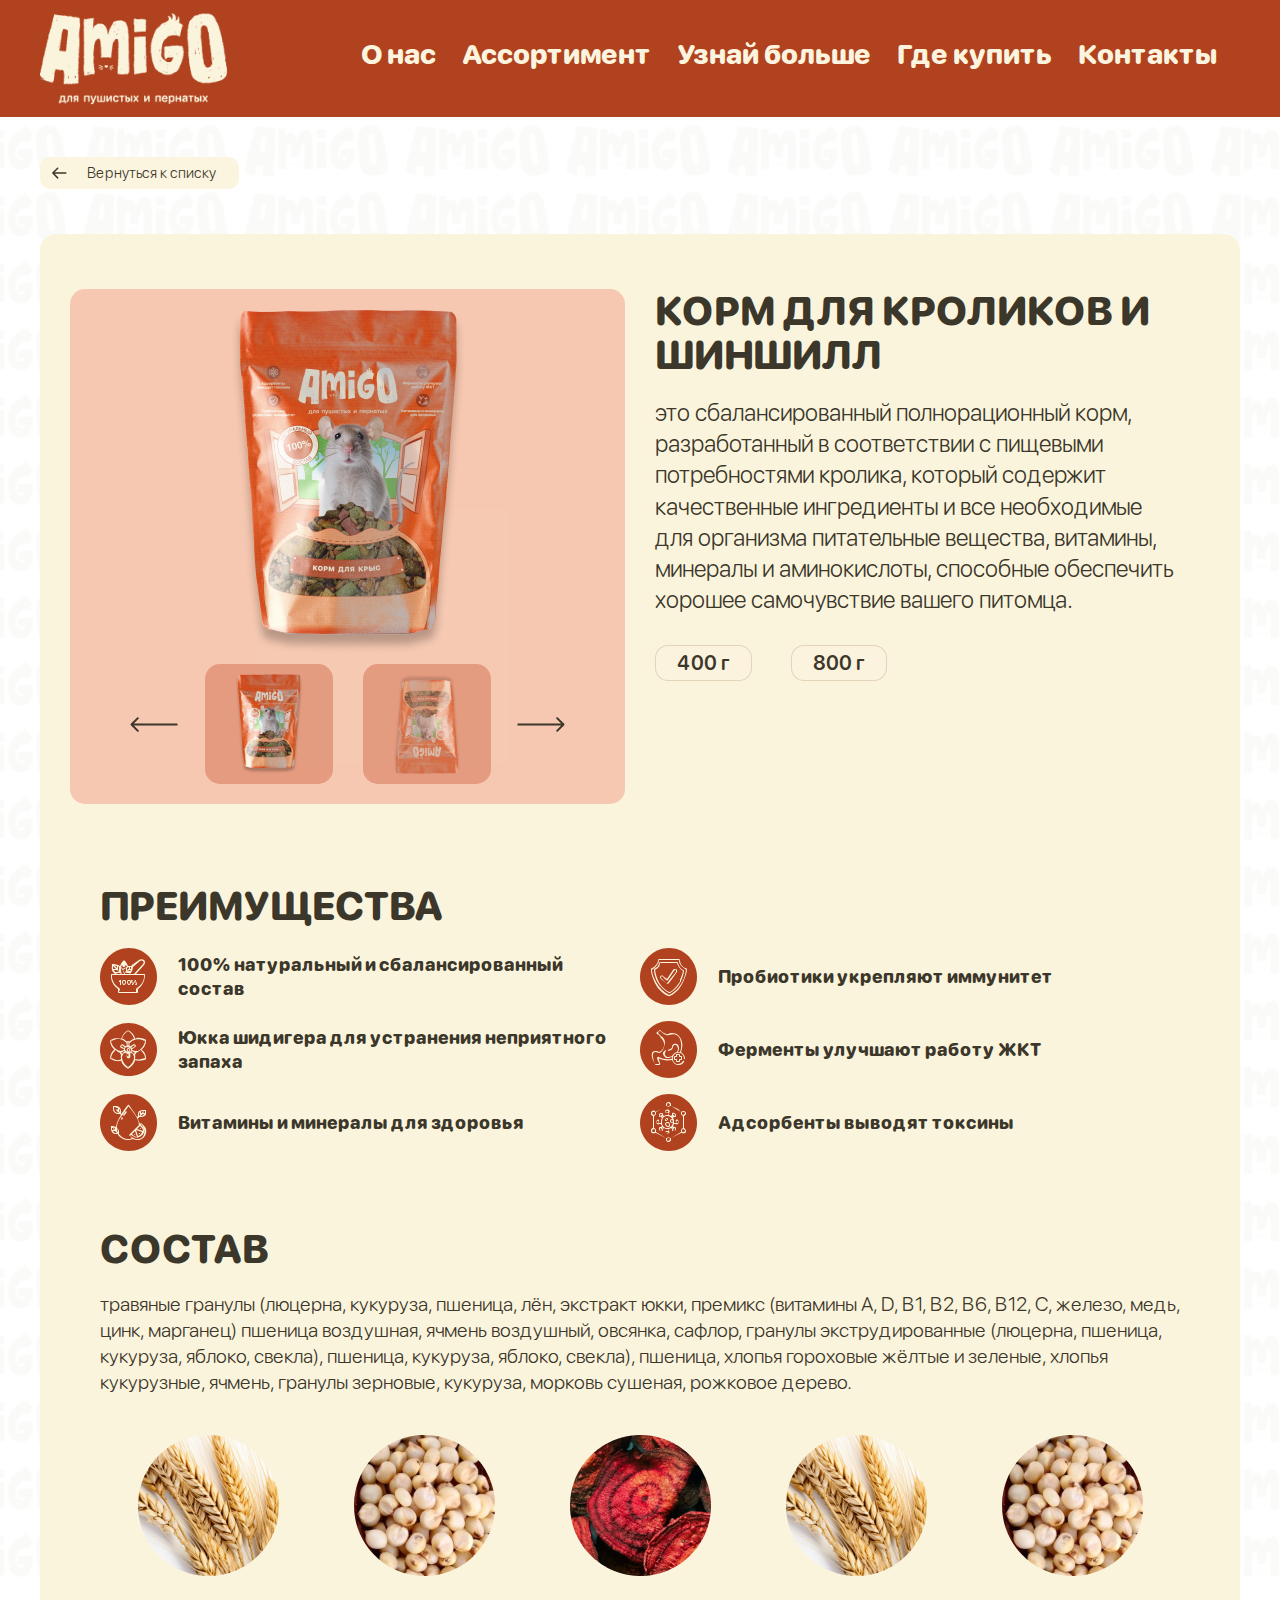
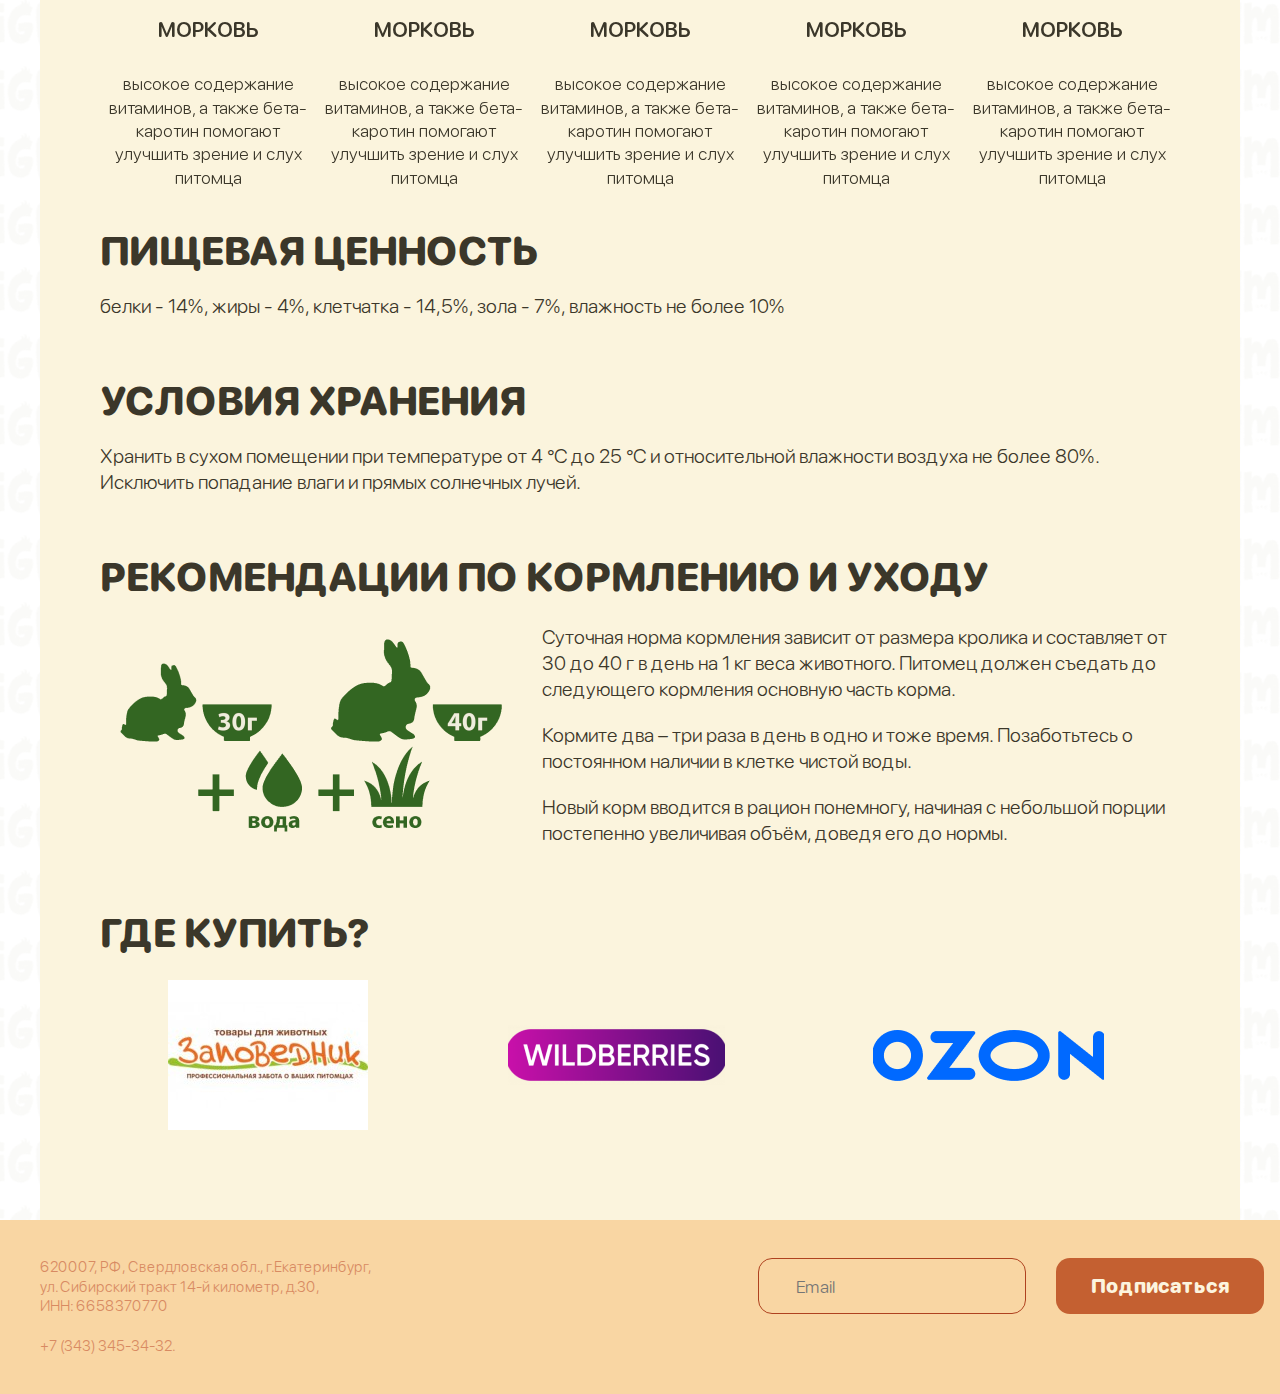
<file: tovar.htm>
﻿<!DOCTYPE HTML>
<html lang="ru">
<head>
<meta http-equiv="Content-Type" content="text/html; charset=utf-8">
<title>Образец</title>
<meta name="description" content="">
<meta name="viewport" content="width=device-width, initial-scale=1, shrink-to-fit=no">
<link href="css/bootstrap.min2.css" rel="stylesheet" type="text/css">
<link href="style.css" rel="stylesheet" type="text/css">
<link href="css/slick.css" rel="stylesheet" type="text/css">
<link href="css/jquery.fancybox.min.css" rel="stylesheet" type="text/css">
<link href="css/jquery-ui.css" rel="stylesheet" type="text/css">
</head>
<body>
<div class="site_back">
	<div class="text_back">
		<header>
			<div class="wrap">
				<div class="row">
					<div class="col-sm-3 col-xs-6">
						<div class="logo">
							<a href=""><img src="img/logomain.png" alt=""></a>
						</div>
					</div>
					<div class="col-sm-9 col-xs-6">
						<div class="main_nav">
							<span class="mobile-menu"></span>
							<nav>
								<ul>
									<li><a href="">О нас</a></li>
									<li><a href="">Ассортимент</a></li>
									<li><a href="">Узнай больше</a></li>
									<li><a href="">Где купить</a></li>
									<li><a href="">Контакты</a></li>
								</ul>
							</nav>
						</div>
					</div>
				</div>
			</div>
		</header>
		<div class="wrap">
			<div class="backlink"><a href="">Вернуться к списку</a></div>
			<div class="productinfo">
				<div class="productinfo_1">
					<div class="row">
						<div class="col-sm-6">
							<div class="productinfo_left">
								<div class="productinfo_img">
									<div class="slider slider-for">
										<div>
											<div class="productinfo_img_m">
												<img src="pic/4.png" alt="">
											</div>
										</div>
										<div>
											<div class="productinfo_img_m">
												<img src="pic/5.png" alt="">
											</div>
										</div>
										<div>
											<div class="productinfo_img_m">
												<img src="pic/4.png" alt="">
											</div>
										</div>
									</div>
									<div class="slider slider-nav">
										<div>
											<div class="productinfo_img_l">
												<img src="pic/4.png" alt="">
											</div>
										</div>
										<div>
											<div class="productinfo_img_l">
												<img src="pic/5.png" alt="">
											</div>
										</div>
										<div>
											<div class="productinfo_img_l">
												<img src="pic/4.png" alt="">
											</div>
										</div>
									</div>
								</div>
							</div>
						</div>
						<div class="col-sm-6">
							<div class="productinfo_right">
								<h1>КОРМ ДЛЯ КРОЛИКОВ И ШИНШИЛЛ</h1>
								<div class="productinfo_short">
									это сбалансированный полнорационный корм, разработанный в соответствии с пищевыми потребностями кролика, который содержит качественные ингредиенты и все необходимые для организма питательные вещества, витамины, минералы и аминокислоты, способные обеспечить хорошее самочувствие вашего питомца.
								</div>
								<div class="productinfo_weight">
									<button>400 г</button>
									<button>800 г</button>
								</div>
							</div>
						</div>
					</div>
				</div>
				<div class="producttext text">
					<h2>Преимущества</h2>
					<div class="about_adv_ul">
						<ul>
							<li><table><tr><td><img src="img/home_4_1.svg" alt=""></td><td>100% натуральный и сбалансированный состав</td></tr></table></li>
							<li><table><tr><td><img src="img/home_4_4.svg" alt=""></td><td>Пробиотики укрепляют иммунитет</td></tr></table></li>
							<li><table><tr><td><img src="img/home_4_2.svg" alt=""></td><td>Юкка шидигера для устранения неприятного запаха</td></tr></table></li>
							<li><table><tr><td><img src="img/home_4_5.svg" alt=""></td><td>Ферменты улучшают работу ЖКТ</td></tr></table></li>
							<li><table><tr><td><img src="img/home_4_3.svg" alt=""></td><td>Витамины и минералы  для здоровья</td></tr></table></li>
							<li><table><tr><td><img src="img/home_4_6.svg" alt=""></td><td>Адсорбенты выводят токсины</td></tr></table></li>
						</ul>
					</div>
					<div class="br"></div>
					<h2>Состав</h2>
					<p>травяные гранулы (люцерна, кукуруза, пшеница, лён, экстракт юкки, премикс (витамины A, D, B1, B2, B6, B12, C, железо, медь, цинк, марганец) пшеница воздушная, ячмень воздушный, овсянка, сафлор, гранулы экструдированные (люцерна, пшеница, кукуруза, яблоко, свекла), пшеница, кукуруза, яблоко, свекла), пшеница, хлопья гороховые жёлтые и зеленые, хлопья кукурузные, ячмень, гранулы зерновые, кукуруза, морковь сушеная, рожковое дерево.</p>
					<div class="slider_cust1 responsive-slider text-center">
						<div>
							<div class="home_3_item">
								<div class="home_3_item_i">
									<img src="pic/1.png" alt="">
								</div>
								<div class="home_3_item_t">Морковь</div>
								<div class="home_3_item_p">высокое содержание витаминов, а также бета-каротин помогают улучшить зрение и слух питомца</div>
							</div>
						</div>
						<div>
							<div class="home_3_item">
								<div class="home_3_item_i">
									<img src="pic/2.png" alt="">
								</div>
								<div class="home_3_item_t">Морковь</div>
								<div class="home_3_item_p">высокое содержание витаминов, а также бета-каротин помогают улучшить зрение и слух питомца</div>
							</div>
						</div>
						<div>
							<div class="home_3_item">
								<div class="home_3_item_i">
									<img src="pic/3.png" alt="">
								</div>
								<div class="home_3_item_t">Морковь</div>
								<div class="home_3_item_p">высокое содержание витаминов, а также бета-каротин помогают улучшить зрение и слух питомца</div>
							</div>
						</div>
						<div>
							<div class="home_3_item">
								<div class="home_3_item_i">
									<img src="pic/1.png" alt="">
								</div>
								<div class="home_3_item_t">Морковь</div>
								<div class="home_3_item_p">высокое содержание витаминов, а также бета-каротин помогают улучшить зрение и слух питомца</div>
							</div>
						</div>
						<div>
							<div class="home_3_item">
								<div class="home_3_item_i">
									<img src="pic/2.png" alt="">
								</div>
								<div class="home_3_item_t">Морковь</div>
								<div class="home_3_item_p">высокое содержание витаминов, а также бета-каротин помогают улучшить зрение и слух питомца</div>
							</div>
						</div>
					</div>
					<div class="br"></div>
					<h2>ПИЩЕВАЯ ЦЕННОСТЬ</h2>
					<p>белки - 14%, жиры - 4%, клетчатка - 14,5%, зола - 7%, влажность не более 10%</p>
					<div class="br"></div>
					<h2>УСЛОВИЯ ХРАНЕНИЯ</h2>
					<p>Хранить в сухом помещении при температуре от 4 °С до 25 °С и относительной влажности воздуха не более 80%. Исключить попадание влаги и прямых солнечных лучей.</p>
					<div class="br"></div>
					<h2>РЕКОМЕНДАЦИИ ПО КОРМЛЕНИЮ И УХОДУ</h2>
					<table>
						<tr>
							<td class="table_cust1"><img src="img/recomm2.png" alt=""></td>
							<td class="table_cust2">
								<p class="mb10">Суточная норма кормления зависит от размера кролика и составляет от 30 до 40 г в день на 1 кг веса животного. Питомец должен съедать до следующего кормления основную часть корма.</p>
								<p class="mb10">Кормите два – три раза в день в одно и тоже время. Позаботьтесь о постоянном наличии в клетке чистой воды.</p>
								<p>Новый корм вводится в рацион понемногу, начиная с небольшой порции постепенно увеличивая объём, доведя его до нормы.</p>
							</td>
						</tr>
					</table>
					<div class="br"></div>
					<h2>Где купить?</h2>
					<table class="text-center" style="width:100%">
						<tr>
							<td><img src="img/where1.png" alt=""></td>
							<td><img src="img/where2.png" alt=""></td>
							<td><img src="img/where3.png" alt=""></td>
						</tr>
					</table>
				</div>
			</div>
		</div>
	</div>
	<footer>
		<div class="wrap">
			<div class="row hidden-xs">
				<div class="col-lg-7 col-md-6">
					<div class="foot_left">
						<div class="foot_adress">620007, РФ, Свердловская обл., г.Екатеринбург,<br> ул. Сибирский тракт 14-й километр, д.30,<br> ИНН: 6658370770 </div>
						<div class="foot_phone"><a href="tel:+7343345-34-32">+7 (343) 345-34-32</a>.</div>
					</div>
				</div>
				<div class="col-lg-5 col-md-6">
					<div class="foot_right">
						<form action="">
							<div class="row">
								<div class="col-sm-7">
									<input class="inputtext" type="text" placeholder="Email"><!-- class="inputerror" -->
								</div>
								<div class="col-sm-5">
									<button class="button2" type="subnit">Подписаться</button>
								</div>
							</div>
							<!--div class="errortext">*Извините, но мы просим вас вводить текст на латинице. Пожалуйста, исправьте свой ввод и попробуйте еще раз. Спасибо за понимание!</div-->
						</form>
					</div>
				</div>
			</div>
			<div class="foot_mobile">
				<div class="foot_logo_mobi">
					<img src="img/foot_logo_mobi.png" alt="">
				</div>
				<div class="foot_menu">
					<ul>
						<li><a href="">Ассортимент</a></li>
						<li><a href="">О нас</a></li>
						<li><a href="">Узнай больше</a></li>
						<li><a href="">Где купить</a></li>
						<li><a href="">Контакты</a></li>
					</ul>
				</div>
				<div class="foot_contact">
					<div class="foot_contact_title">С НАМИ МОЖНО СВЯЗАТЬСЯ:</div>
					<div class="foot_contact_phone">
						<a href="tel:+7343345-34-32">+7 (343) 345-34-32</a>
					</div>
				</div>
			</div>
		</div>
	</footer>
</div>
<script src="js/jquery-2.2.4.min.js"></script>
<script src="js/jquery.fancybox.min.js"></script>
<script src="js/slick.min.js"></script>
<script src="js/jquery-ui.min.js"></script>
<script src="js/custom.js"></script>
<!--[if lt IE 9]>
	<script src="js/html5.min.js"></script>
<![endif]-->
</body>
</html>
</file>
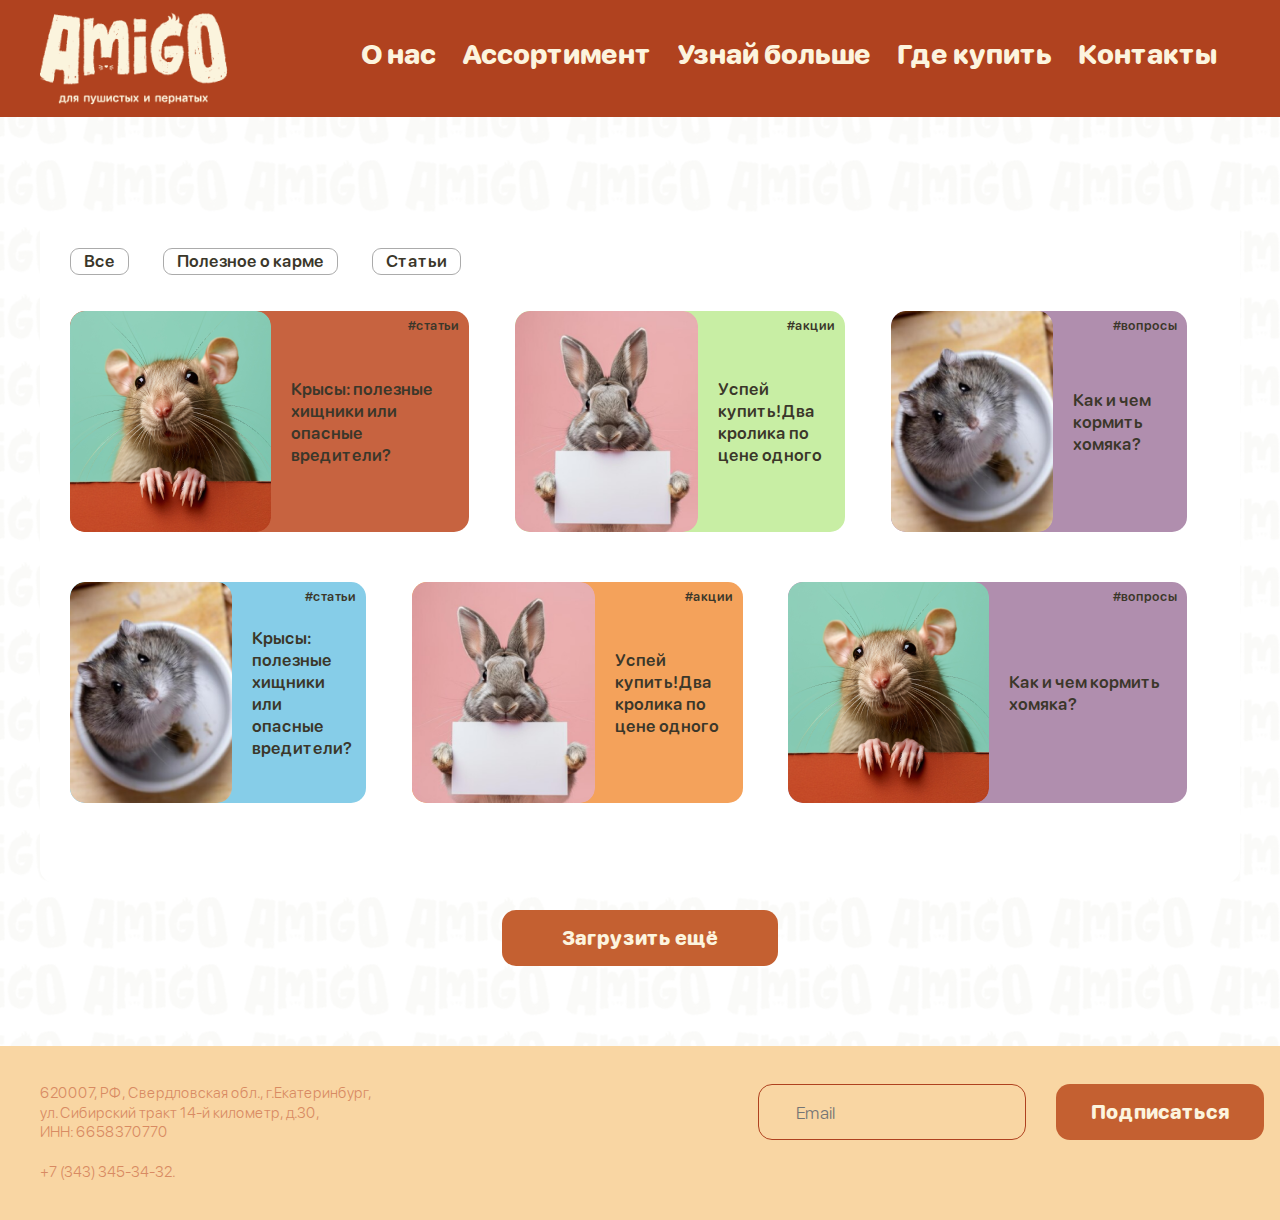
<file: uznat-bolshe.htm>
﻿<!DOCTYPE HTML>
<html lang="ru">
<head>
<meta http-equiv="Content-Type" content="text/html; charset=utf-8">
<title>Образец</title>
<meta name="description" content="">
<meta name="viewport" content="width=device-width, initial-scale=1, shrink-to-fit=no">
<link href="css/bootstrap.min2.css" rel="stylesheet" type="text/css">
<link href="style.css" rel="stylesheet" type="text/css">
<link href="css/slick.css" rel="stylesheet" type="text/css">
<link href="css/jquery.fancybox.min.css" rel="stylesheet" type="text/css">
<link href="css/jquery-ui.css" rel="stylesheet" type="text/css">
</head>
<body>
<div class="site_back">
	<div class="text_back">
		<header>
			<div class="wrap">
				<div class="row">
					<div class="col-sm-3 col-xs-6">
						<div class="logo">
							<a href=""><img src="img/logomain.png" alt=""></a>
						</div>
					</div>
					<div class="col-sm-9 col-xs-6">
						<div class="main_nav">
							<span class="mobile-menu"></span>
							<nav>
								<ul>
									<li><a href="">О нас</a></li>
									<li><a href="">Ассортимент</a></li>
									<li><a href="">Узнай больше</a></li>
									<li><a href="">Где купить</a></li>
									<li><a href="">Контакты</a></li>
								</ul>
							</nav>
						</div>
					</div>
				</div>
			</div>
		</header>
		<div class="wrap">
			<div class="page_pad">
				<div class="pageback">
					<div class="sort">
						<a href="">Все</a>
						<a href="">Полезное о карме</a>
						<a href="">Статьи</a>
					</div>
					<div class="list">
						<div class="list_item">
							<div class="list_item_cat">#статьи</div>
							<div class="list_item_table">
								<div class="list_item_img"><a href=""><img src="pic/7.png" alt=""></a></div>
								<div class="list_item_title">Крысы: полезные хищники или опасные вредители?</div>
							</div>
						</div>
						<div class="list_item">
							<div class="list_item_cat">#акции</div>
							<div class="list_item_table">
								<div class="list_item_img"><a href=""><img src="pic/8.png" alt=""></a></div>
								<div class="list_item_title">Успей купить!Два кролика по цене одного</div>
							</div>
						</div>
						<div class="list_item">
							<div class="list_item_cat">#вопросы</div>
							<div class="list_item_table">
								<div class="list_item_img"><a href=""><img src="pic/9.png" alt=""></a></div>
								<div class="list_item_title">Как и чем кормить хомяка?</div>
							</div>
						</div>
						<div class="list_item">
							<div class="list_item_cat">#статьи</div>
							<div class="list_item_table">
								<div class="list_item_img"><a href=""><img src="pic/9.png" alt=""></a></div>
								<div class="list_item_title">Крысы: полезные хищники или опасные вредители?</div>
							</div>
						</div>
						<div class="list_item">
							<div class="list_item_cat">#акции</div>
							<div class="list_item_table">
								<div class="list_item_img"><a href=""><img src="pic/8.png" alt=""></a></div>
								<div class="list_item_title">Успей купить!Два кролика по цене одного</div>
							</div>
						</div>
						<div class="list_item">
							<div class="list_item_cat">#вопросы</div>
							<div class="list_item_table">
								<div class="list_item_img"><a href=""><img src="pic/7.png" alt=""></a></div>
								<div class="list_item_title">Как и чем кормить хомяка?</div>
							</div>
						</div>
					</div>
				</div>
				<div class="more_button text-center"><a class="button2 button2_long" href="">Загрузить ещё</a></div>
			</div>
		</div>
	</div>
	<footer>
		<div class="wrap">
			<div class="row hidden-xs">
				<div class="col-lg-7 col-md-6">
					<div class="foot_left">
						<div class="foot_adress">620007, РФ, Свердловская обл., г.Екатеринбург,<br> ул. Сибирский тракт 14-й километр, д.30,<br> ИНН: 6658370770 </div>
						<div class="foot_phone"><a href="tel:+7343345-34-32">+7 (343) 345-34-32</a>.</div>
					</div>
				</div>
				<div class="col-lg-5 col-md-6">
					<div class="foot_right">
						<form action="">
							<div class="row">
								<div class="col-sm-7">
									<input class="inputtext" type="text" placeholder="Email"><!-- class="inputerror" -->
								</div>
								<div class="col-sm-5">
									<button class="button2" type="subnit">Подписаться</button>
								</div>
							</div>
							<!--div class="errortext">*Извините, но мы просим вас вводить текст на латинице. Пожалуйста, исправьте свой ввод и попробуйте еще раз. Спасибо за понимание!</div-->
						</form>
					</div>
				</div>
			</div>
			<div class="foot_mobile">
				<div class="foot_logo_mobi">
					<img src="img/foot_logo_mobi.png" alt="">
				</div>
				<div class="foot_menu">
					<ul>
						<li><a href="">Ассортимент</a></li>
						<li><a href="">О нас</a></li>
						<li><a href="">Узнай больше</a></li>
						<li><a href="">Где купить</a></li>
						<li><a href="">Контакты</a></li>
					</ul>
				</div>
				<div class="foot_contact">
					<div class="foot_contact_title">С НАМИ МОЖНО СВЯЗАТЬСЯ:</div>
					<div class="foot_contact_phone">
						<a href="tel:+7343345-34-32">+7 (343) 345-34-32</a>
					</div>
				</div>
			</div>
		</div>
	</footer>
</div>
<script src="js/jquery-2.2.4.min.js"></script>
<script src="js/jquery.fancybox.min.js"></script>
<script src="js/slick.min.js"></script>
<script src="js/jquery-ui.min.js"></script>
<script src="js/custom.js"></script>
<!--[if lt IE 9]>
	<script src="js/html5.min.js"></script>
<![endif]-->
</body>
</html>
</file>
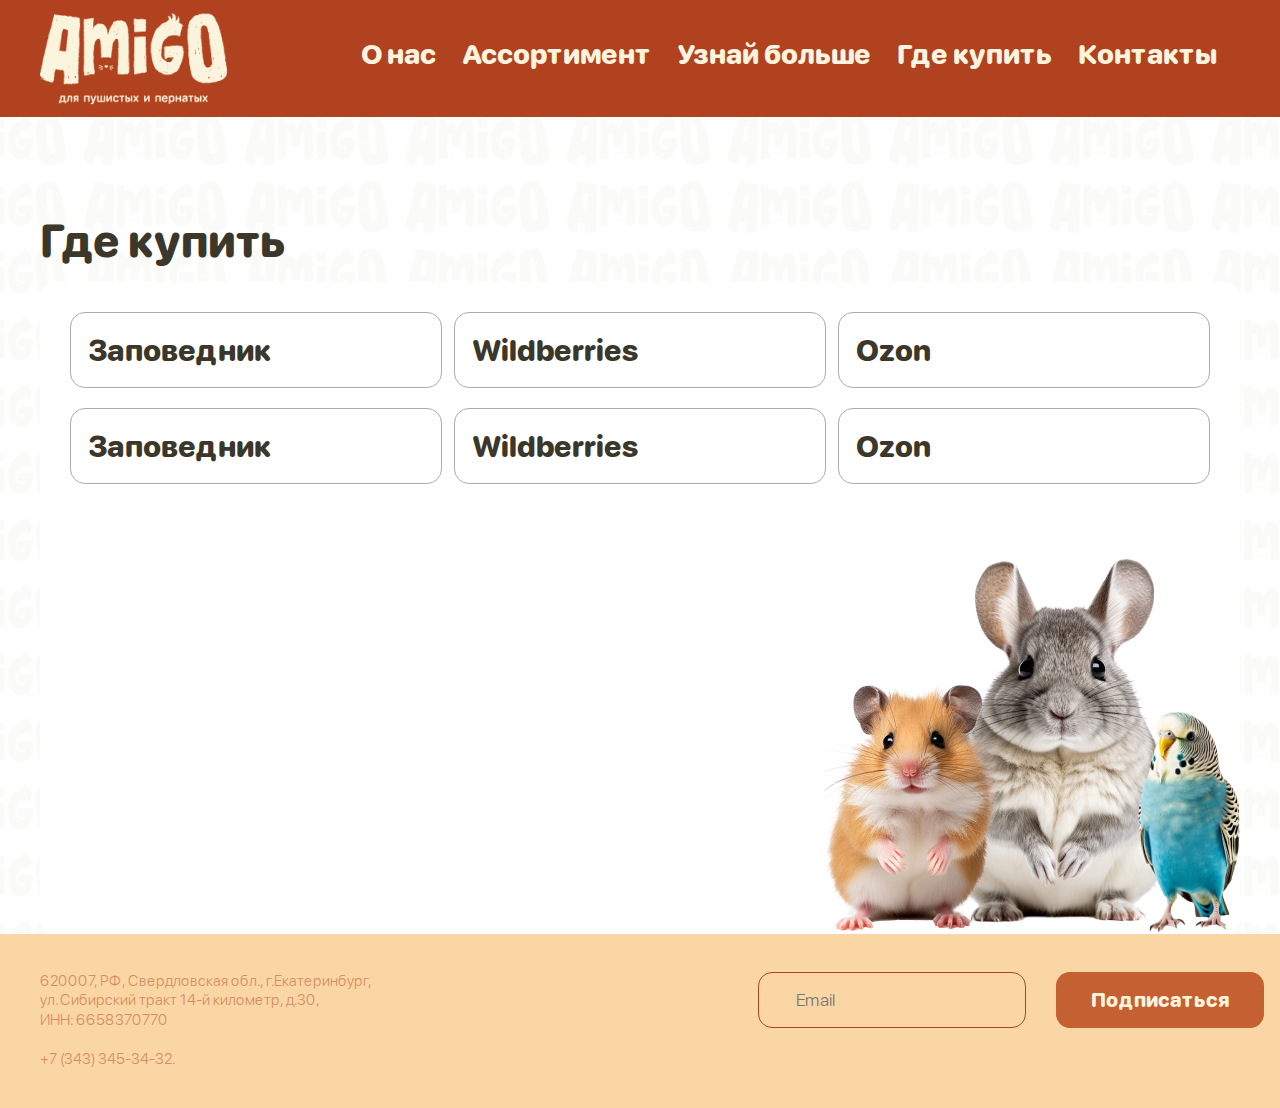
<file: where.htm>
﻿<!DOCTYPE HTML>
<html lang="ru">
<head>
<meta http-equiv="Content-Type" content="text/html; charset=utf-8">
<title>Образец</title>
<meta name="description" content="">
<meta name="viewport" content="width=device-width, initial-scale=1, shrink-to-fit=no">
<link href="css/bootstrap.min2.css" rel="stylesheet" type="text/css">
<link href="style.css" rel="stylesheet" type="text/css">
<link href="css/slick.css" rel="stylesheet" type="text/css">
<link href="css/jquery.fancybox.min.css" rel="stylesheet" type="text/css">
<link href="css/jquery-ui.css" rel="stylesheet" type="text/css">
</head>
<body>
<div class="site_back">
	<div class="text_back">
		<header>
			<div class="wrap">
				<div class="row">
					<div class="col-sm-3 col-xs-6">
						<div class="logo">
							<a href=""><img src="img/logomain.png" alt=""></a>
						</div>
					</div>
					<div class="col-sm-9 col-xs-6">
						<div class="main_nav">
							<span class="mobile-menu"></span>
							<nav>
								<ul>
									<li><a href="">О нас</a></li>
									<li><a href="">Ассортимент</a></li>
									<li><a href="">Узнай больше</a></li>
									<li><a href="">Где купить</a></li>
									<li><a href="">Контакты</a></li>
								</ul>
							</nav>
						</div>
					</div>
				</div>
			</div>
		</header>
		<div class="wrap">
			<div class="page_pad where_page">
				<h1 class="h145 h1mb15">Где купить</h1>
				<div class="pageback pageback_where">
					<div class="row row6">
						<div class="col-sm-4 col-xs-6">
							<div class="pageback_where_item">
								<a href="">Заповедник</a>
							</div>
						</div>
						<div class="col-sm-4 col-xs-6">
							<div class="pageback_where_item">
								<a href="">Wildberries</a>
							</div>
						</div>
						<div class="col-sm-4 col-xs-6">
							<div class="pageback_where_item">
								<a href="">Ozon</a>
							</div>
						</div>
						<div class="col-sm-4 col-xs-6">
							<div class="pageback_where_item">
								<a href="">Заповедник</a>
							</div>
						</div>
						<div class="col-sm-4 col-xs-6">
							<div class="pageback_where_item">
								<a href="">Wildberries</a>
							</div>
						</div>
						<div class="col-sm-4 col-xs-6">
							<div class="pageback_where_item">
								<a href="">Ozon</a>
							</div>
						</div>
					</div>
				</div>
			</div>
		</div>
	</div>
	<footer>
		<div class="wrap">
			<div class="row hidden-xs">
				<div class="col-lg-7 col-md-6">
					<div class="foot_left">
						<div class="foot_adress">620007, РФ, Свердловская обл., г.Екатеринбург,<br> ул. Сибирский тракт 14-й километр, д.30,<br> ИНН: 6658370770 </div>
						<div class="foot_phone"><a href="tel:+7343345-34-32">+7 (343) 345-34-32</a>.</div>
					</div>
				</div>
				<div class="col-lg-5 col-md-6">
					<div class="foot_right">
						<form action="">
							<div class="row">
								<div class="col-sm-7">
									<input class="inputtext" type="text" placeholder="Email"><!-- class="inputerror" -->
								</div>
								<div class="col-sm-5">
									<button class="button2" type="subnit">Подписаться</button>
								</div>
							</div>
							<!--div class="errortext">*Извините, но мы просим вас вводить текст на латинице. Пожалуйста, исправьте свой ввод и попробуйте еще раз. Спасибо за понимание!</div-->
						</form>
					</div>
				</div>
			</div>
			<div class="foot_mobile">
				<div class="foot_logo_mobi">
					<img src="img/foot_logo_mobi.png" alt="">
				</div>
				<div class="foot_menu">
					<ul>
						<li><a href="">Ассортимент</a></li>
						<li><a href="">О нас</a></li>
						<li><a href="">Узнай больше</a></li>
						<li><a href="">Где купить</a></li>
						<li><a href="">Контакты</a></li>
					</ul>
				</div>
				<div class="foot_contact">
					<div class="foot_contact_title">С НАМИ МОЖНО СВЯЗАТЬСЯ:</div>
					<div class="foot_contact_phone">
						<a href="tel:+7343345-34-32">+7 (343) 345-34-32</a>
					</div>
				</div>
			</div>
		</div>
	</footer>
</div>
<script src="js/jquery-2.2.4.min.js"></script>
<script src="js/jquery.fancybox.min.js"></script>
<script src="js/slick.min.js"></script>
<script src="js/jquery-ui.min.js"></script>
<script src="js/custom.js"></script>
<!--[if lt IE 9]>
	<script src="js/html5.min.js"></script>
<![endif]-->
</body>
</html>
</file>
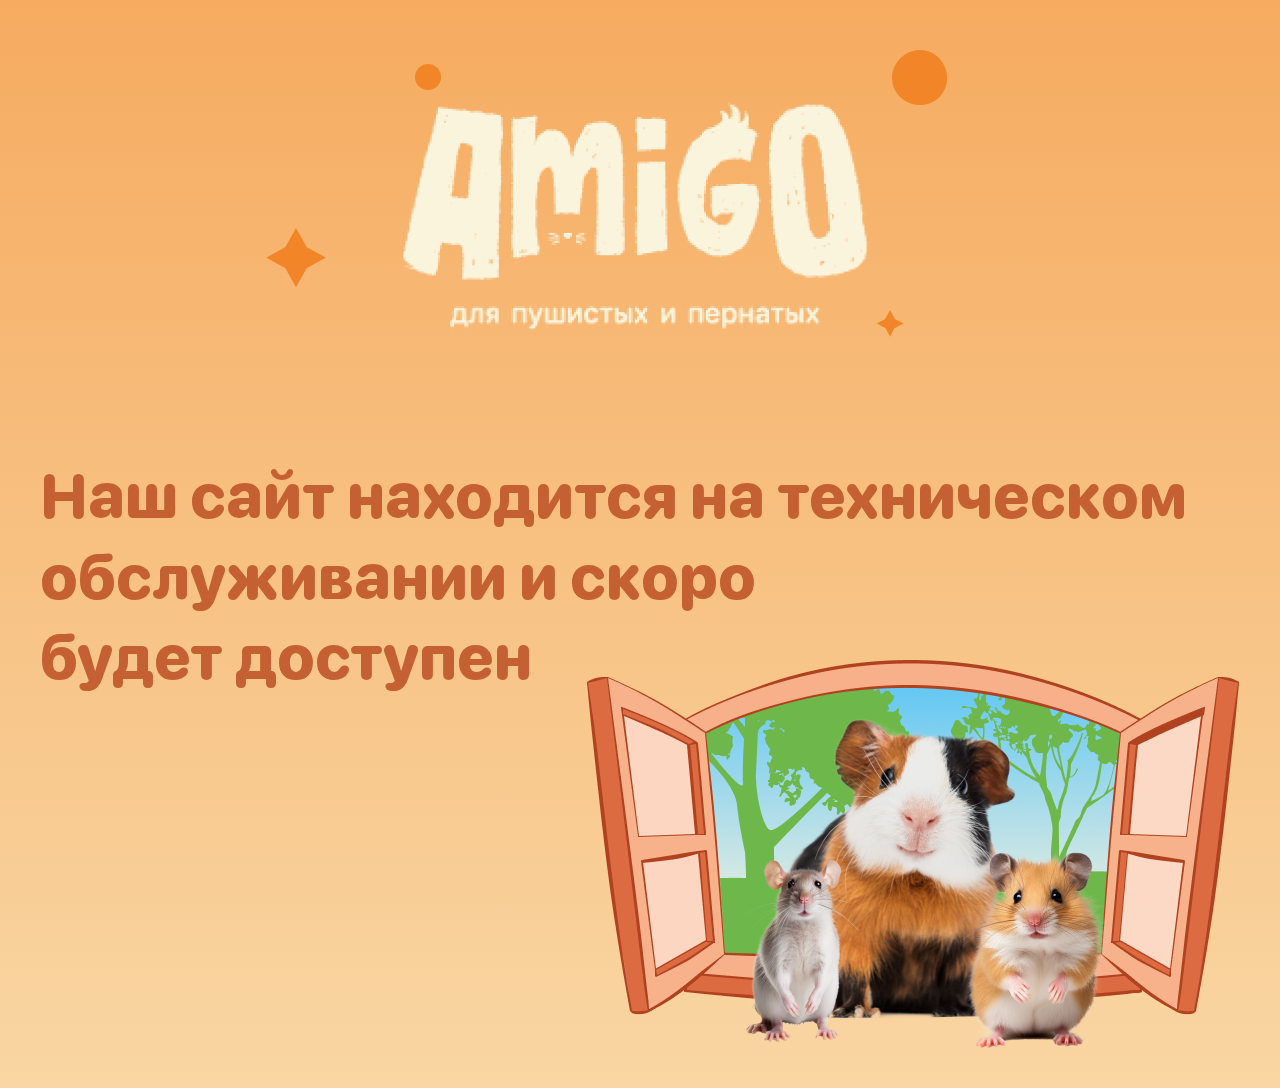
<file: zaglushka.htm>
﻿<!DOCTYPE HTML>
<html lang="ru">
<head>
<meta http-equiv="Content-Type" content="text/html; charset=utf-8">
<title>Образец</title>
<meta name="description" content="">
<meta name="viewport" content="width=device-width, initial-scale=1, shrink-to-fit=no">
<link href="css/bootstrap.min2.css" rel="stylesheet" type="text/css">
<link href="style.css" rel="stylesheet" type="text/css">
<link href="css/slick.css" rel="stylesheet" type="text/css">
<link href="css/jquery.fancybox.min.css" rel="stylesheet" type="text/css">
<link href="css/jquery-ui.css" rel="stylesheet" type="text/css">
</head>
<body>
<div class="site_back">
	<div class="stub_back">
		<div class="stub_back2">
			<div class="wrap">
				<div class="stub_logo">
					<img src="img/stub_logo.png" alt="">
				</div>
				<div class="stub_text">
					Наш сайт находится на техническом обслуживании и скоро <br>будет доступен
				</div>
			</div>
		</div>
	</div>
</div>

<script src="js/jquery-2.2.4.min.js"></script>
<script src="js/slick.min.js"></script>
<script src="js/jquery.fancybox.min.js"></script>
<script src="js/jquery-ui.min.js"></script>
<script src="js/custom.js"></script>
<!--[if lt IE 9]>
	<script src="js/html5.min.js"></script>
<![endif]-->
</body>
</html>
</file>
<file: style.css>
@font-face {
  font-style: normal;
  font-weight: 100;
  font-family: "Roboto";

  font-display: swap;
  src: url("fonts/roboto-100.woff2") format("woff2");
}

@font-face {
  font-style: normal;
  font-weight: 300;
  font-family: "Roboto";

  font-display: swap;
  src: url("fonts/roboto-300.woff2") format("woff2");
}

@font-face {
  font-style: normal;
  font-weight: 400;
  font-family: "Roboto";

  font-display: swap;
  src: url("fonts/roboto-400.woff2") format("woff2");
}

@font-face {
  font-style: normal;
  font-weight: 500;
  font-family: "Roboto";

  font-display: swap;
  src: url("fonts/roboto-500.woff2") format("woff2");
}

@font-face {
  font-style: normal;
  font-weight: 700;
  font-family: "Roboto";

  font-display: swap;
  src: url("fonts/roboto-700.woff2") format("woff2");
}

@font-face {
  font-style: normal;
  font-weight: 900;
  font-family: "Roboto";

  font-display: swap;
  src: url("fonts/roboto-900.woff2") format("woff2");
}

@font-face {
  font-style: normal;
  font-weight: normal;
  font-family: "SF Pro Rounded";

  font-display: swap;
  src: url("fonts/sf-rounded.woff2") format("woff2");
}

@font-face {
  font-style: normal;
  font-weight: 900;
  font-family: "SF Pro Rounded";

  font-display: swap;
  src: url("fonts/sf-rounded-bold.woff2") format("woff2");
}

@font-face {
  font-style: normal;
  font-weight: 300;
  font-family: "SF Pro Rounded";

  font-display: swap;
  src: url("fonts/sf-rounded-light.woff2") format("woff2");
}

:root {
  --font-family: "Roboto", sans-serif;

  --color-blue: #04adc8;
  --color-green: #60ab40;
  --color-lilac: #ce96cc;
  --color-orange: #c46031;
  --second-family: "SF Pro Rounded", sans-serif;
}

* {
  line-height: 1.3;
}

*,
*::before,
*::after {
  box-sizing: border-box;
}

html {
  height: 100%;
}

img {
  max-width: 100%;
  height: auto;

  object-fit: contain;
}

.visually-hidden {
  position: absolute;

  width: 1px;
  height: 1px;
  margin: -1px;
  padding: 0;
  overflow: hidden;

  border: 0;

  clip: rect(0 0 0 0);
}

.fancybox-slider-wrap * {
  transition: none;
}

table {
  border-collapse: collapse;
  border-spacing: 0;

  border: 0;
}

body {
  font-size: 20px;
  font-family: "SF Pro Rounded", sans-serif;
  color: #3b372a;
}

ul {
  margin: 0;
  padding: 0;

  list-style-type: none;
}

img {
  max-width: 100%;

  border: 0;
}

li {
  margin: 0;
  padding: 0;
}

a {
  color: #c46031;
  text-decoration: none;
}

a:hover {
  color: #c46031;
  text-decoration: underline;
}

h1,
h2,
h3,
h4,
h5,
h6 {
  margin: 0 0 20px 0;

  font-weight: 900;
}

.text {
  font-weight: 300;
}

.text img {
  margin: 5px;
  padding: 0;
}

.text p {
  margin: 0;
  padding: 0 0 20px 0;
}

.text table {
  margin: 0 0 20px;

  border-collapse: collapse;
  border-spacing: 0;
}

.text .about_adv_ul table {
  margin: 0;
}

.text table td {
  padding: 5px 10px;
}

.text table td img {
  margin: 0;
  padding: 0;

  border: 0;
}

.text table td p {
  padding: 0;
}

.text table ol,
.text table ul {
  padding: 0 0 20px 0;

  list-style-position: inside;
}

.text h1,
.text h2,
.text h3,
.text h4,
.text h5,
.text h6 {
  margin: 0;
  padding: 0 0 20px 0;

  font-weight: 700;
}

.text ul,
.text ol {
  padding: 0 0 20px 0;
}

.text ul {
  list-style: disc;
  list-style-position: inside;
}

.text ul li {
  padding: 0 0 0 20px;

  line-height: 25px;
}

.text ol {
  list-style-position: inside;
  list-style-type: decimal;
}

.text h1 {
  font-size: 45px;
  text-transform: uppercase;
}

.text h2 {
  font-size: 40px;
  text-transform: uppercase;
}

.text h3 {
  font-size: 35px;
  text-transform: uppercase;
}

.text h4 {
  font-size: 30px;
  text-transform: uppercase;
}

.br {
  height: 40px;
}

.clear {
  clear: both;
}

fieldset {
  border: 0;
}

.row:before,
.row:after {
  width: 0;
  height: 0;
}

.row-flex {
  display: -webkit-box;
  display: -webkit-flex;
  display: -ms-flexbox;
  display:         flex;
  -webkit-flex-wrap: wrap;
      -ms-flex-wrap: wrap;
          flex-wrap: wrap;
}

.row-flex .col-md-2,
.row-flex .col-md-3,
.row-flex .col-md-4,
.row-flex .col-md-6 {
  display: -webkit-box;
  display: -webkit-flex;
  display: -ms-flexbox;
  display:         flex;
}

body {
  min-width: 300px;

  background: #f9d6a3;

  -webkit-text-size-adjust: 100%;
     -moz-text-size-adjust: 100%;
      -ms-text-size-adjust: 100%;
}

.wrap {
  position: relative;

  width: 1200px;
  margin: 0 auto;
  padding: 0;
}

.site_back {
  height: 100%;

  background: #ffffff url("img/back.png") bottom center repeat;
}

.stub_back {
  /*background:#F9D6A3 url('img/stub_back.png') top center repeat-x;*/
  background-image: linear-gradient(#f6ab60, #f9d6a3);
}

.stub_back2 {
  padding-bottom: 40px;

  background: url("img/stub_back2.png") top center repeat-x;
}

.stub_logo {
  padding: 64px 0 93px;

  text-align: center;
}

.stub_text {
  padding: 0 0 350px 0;

  font-weight: 900;
  font-size: 62px;
  color: #c46031;

  background: url("img/stub_text.png") right bottom no-repeat;
}

header {
  padding: 12px 0;

  background: #b0421f;
}

.about_logo {
  position: absolute;
  top: 20px;
  left: 0;
}

.home_nav {
  padding: 63px 0 10px;

  text-align: right;
}

.about_nav {
  padding: 63px 0 0;

  text-align: right;
}

.nav1 ul,
.main_nav ul {
  font-size: 0;
}

.nav1 ul li,
.main_nav ul li {
  position: relative;

  display: inline-block;
}

.nav1 ul li a {
  display: block;
  padding: 0 23px;

  font-weight: 900;
  font-size: 23px;
  text-align: center;
  color: #ffffff;
}

.nav1 ul li a:hover,
.home_nav.nav1 ul li a:hover {
  color: #b0421f;
  text-decoration: none;
  text-shadow: 0 4px 4px 0 #d88a62;
}

.main_nav ul li a {
  display: block;
  padding: 0 13px;

  font-weight: 900;
  font-size: 28px;
  line-height: 85px;
  text-align: center;
  color: #fcf4de;
}

.main_nav ul li a:hover {
  color: #f28528;
  text-decoration: none;
}

.home_nav.nav1 ul li a {
  color: #ececec;
}

.mobile-menu {
  display: none;
}

.home_1 {
  margin: -180px 0 30px 0;
  padding: 0 0 240px 53%;

  background: url("img/home_1.png") left bottom no-repeat;
}

.home_1 h1,
.about_text h1 {
  margin: 0 0 38px;

  font-size: 64px;
}

.productinfo_right h1 {
  font-size: 40px;
  text-transform: uppercase;
}

.h145 {
  font-size: 45px;
}

.h1mb15 {
  margin-bottom: 15px;
}

.home_1 p {
  margin: 0 0 65px;

  font-weight: 300;
  font-size: 32px;
}

.button1 {
  display: inline-block;
  padding: 22px 40px;

  font-weight: 900;
  font-size: 39px;
  color: #fcf4de;

  background: #c46031;
  border-radius: 20px;
}

.button1:hover {
  color: #ececec;
  text-decoration: none;

  background: rgba(175, 66, 31, 0.9);
}

.button2 {
  display: inline-block;
  height: 56px;
  padding: 0 35px;

  font-weight: 900;
  font-size: 20px;
  line-height: 56px;
  color: #fcf4de;
  text-decoration: none;

  background: #c46031;
  border: 0;
  border-radius: 14px;
}

.button2_long {
  padding: 0 60px;
}

.button2:hover {
  color: #fcf4de;

  background: rgba(199, 99, 64, 0.66);
}

.title {
  margin: 0 0 30px;

  font-weight: 900;
  font-size: 64px;
}

.title3 {
  margin: 0 0 50px;

  font-weight: 500;
  font-size: 32px;
  text-transform: uppercase;
}

.home_2_table {
  display: table;
  width: 100%;
}

.home_2_td {
  display: table-cell;
  height: 240px;

  vertical-align: bottom;
}

.home_2_td + .home_2_td {
  padding-left: 43px;
}

.home_2_item {
  text-align: center;

  background: rgba(233, 76, 33, 0.66);
  border: 0.86px solid rgba(59, 55, 42, 0.29);
  border-radius: 13px;
}

.home_2_i {
  margin: -32px 0 16px 0;
}

.home_2_i img {
  width: 96px;
}

.home_2_item_p {
  width: 110px;
  margin: 0 auto 20px;

  font-weight: 300;
  font-size: 15px;
  color: #fcf4de;
}

.home_2_item {
  position: relative;
}

.home_2_item a {
  position: absolute;
  top: 0;
  left: 0;

  display: block;
  width: 100%;
  height: 100%;
}

.home_2_table * {
  transition: all 0.2s ease-in;
}

.home_2_item:hover .home_2_i img {
  width: 144px;
}

.home_2_item:hover {
  box-shadow: 0 11px 11px 0 rgba(0, 0, 0, 0.25);
}

.home_2_item:hover .home_2_i {
  margin-bottom: 24px;
}

.home_2_item:hover .home_2_item_p {
  width: 150px;

  font-size: 20px;
}

.home_2_table_wrap {
  margin: 0 0 84px;
}

.home_3 {
  margin: 0 0 45px;
}

.home_3_item {
  margin: 0 5px;
}

.home_3_item_i {
  margin: 0 0 40px;
}

.home_3_item_t {
  margin: 0 0 29px;

  font-weight: 400;
  font-size: 21px;
  text-transform: uppercase;
}

.home_3_item_p {
  font-weight: 300;
  font-size: 18px;
}

.home_3_item img {
  display: inline-block !important;
}

.home_4 {
  margin: 0 0 40px;

  background: url("img/home_4_block.png") right bottom no-repeat;
}

.home_4_block ul {
  margin: 0 0 0 40px;
}

.home_4_block li {
  margin: 0 0 15px;
  padding: 0 0 0 79px;

  font-weight: 900;
  font-size: 20px;
  line-height: 57px;
}

.home_4_1 {
  background: url("img/home_4_1.svg") left center no-repeat;
}

.home_4_2 {
  background: url("img/home_4_2.svg") left center no-repeat;
}

.home_4_3 {
  background: url("img/home_4_3.svg") left center no-repeat;
}

.home_4_4 {
  background: url("img/home_4_4.svg") left center no-repeat;
}

.home_4_5 {
  background: url("img/home_4_5.svg") left center no-repeat;
}

.home_4_6 {
  background: url("img/home_4_6.svg") left center no-repeat;
}

.home_5_wrap {
  padding: 30px 0 0 0;
}

.home_5_right_title {
  margin: 0 0 30px;

  font-size: 24px;
}

.home_5_right_text {
  font-weight: 300;
}

.home_5_right_text_div {
  display: none;
}

.home_5_right_text > div:first-child {
  display: block;
}

.home_5_right_text p {
  margin: 0 0 20px;
}

.home_5_right_text table {
  font-size: 10px;
}

.home_5_right_text table td {
  vertical-align: bottom;
}

.home_5_right_text table td:last-child {
  padding: 0 0 0 30px;
}

.home_5_right_text table img {
  width: 260px;
}

.about_back {
  background: linear-gradient(136deg, #f28528 1.44%, #f9d6a3 69.19%);
}

.about_nav {
  margin: 0 0 112px;
}

.about_main {
  padding: 50px 0;

  background: url("img/about_main.png") right top no-repeat;
}

.about_text_div {
  width: 660px;
  padding: 0 0 50px 24px;

  font-size: 21px;
}

.about_text_div p {
  margin: 0 0 45px;
}

.about_adv_ul ul {
  font-size: 0;
}

.about_adv_ul ul li {
  display: inline-block;
  width: 50%;
  margin: 0 0 16px;
  padding: 0 20px 0 0;

  font-weight: 900;
  font-size: 20px;
}

.about_adv_ul ul li td:first-child {
  width: 68px;
  padding: 0 11px 0 0;
}

.text .about_adv_ul ul li {
  font-size: 18px;
}

.home_4_block .about_adv_ul ul li {
  display: block;
  width: auto;
}

.page_pad {
  padding: 100px 0 0;
}

.pageback {
  padding: 30px;

  background: #ffffff;
  border-radius: 15px;
}

.range_item {
  display: inline-block;
  width: 33%;
  margin: 0 0 60px;
  padding: 0 30px;

  vertical-align: top;
}

.range_item_i {
  margin: 0 0 20px;
}

.range_item_i,
.range_item_i img {
  border-radius: 15px;
}

.range_item_i:hover {
  box-shadow: 0 3px 3px 0 rgba(0, 0, 0, 0.25);
}

.range_item_p {
  max-width: 243px;
  margin: auto;

  font-size: 18px;
}

.backlink {
  margin: 40px 0 45px;
}

.backlink a {
  display: inline-block;
  padding: 0 23px 0 47px;

  font-weight: 300;
  font-size: 15px;
  line-height: 32px;
  color: #3b372a;

  background: rgba(251, 244, 221, 0.9) url("img/backlink.svg") 12px 50% no-repeat;
  border-radius: 10px;
}

.backlink a:hover {
  text-decoration: none;

  background-color: #f7c9b1;
}

.productinfo {
  padding: 55px 30px;

  background: #fbf4dd;
  border-radius: 16px 16px 0 0;
}

.productinfo_1 {
  margin: 0 0 80px;
}

.producttext {
  padding: 0 30px;
}

.text table p.mb10 {
  margin: 0 0 20px;
}

.producttext {
  margin: 0 0 30px;
}

.productinfo_short {
  margin: 0 0 30px;

  font-weight: 300;
  font-size: 24px;
}

.productinfo_weight button + button {
  margin: 0 0 0 35px;
}

.productinfo_weight button {
  height: 36px;
  padding: 0 21px;

  background: rgba(251, 244, 221, 0.07);
  border: 1.44px solid rgba(125, 92, 42, 0.2);
  border-radius: 13px;
}

.productinfo_img {
  padding: 20px;

  background: rgba(244, 178, 155, 0.66);
  border-radius: 15px;
}

.productinfo_img_m {
  margin: 0 0 10px;

  text-align: center;
}

.slick-slide .productinfo_img_m img,
.slick-slide .productinfo_img_l img {
  display: inline-block;
}

.productinfo_img_l {
  margin: 0 15px;
  padding: 10px;

  text-align: center;

  background: rgba(219, 132, 102, 0.66);
  border-radius: 15px;
  cursor: pointer;
}

.productinfo_img_l img {
  max-width: 100px;
  max-height: 100px;

  opacity: 0.6;
}

.slick-current .productinfo_img_l img {
  opacity: 1;
}

.slider-nav {
  margin: 0 100px;
}

.slick-arrow {
  position: absolute;
  top: 50%;

  width: 48px;
  height: 15px;
  margin-top: -7px;

  font-size: 0;

  background: none;
  border: 0;
  cursor: pointer;
}

.slick-prev {
  left: -60px;

  background: url("img/arr-left.svg") left top no-repeat;
}

.slick-next {
  right: -60px;

  background: url("img/arr-right.svg") left top no-repeat;
}

.slider_cust1 .slick-arrow {
  width: 12px;
  height: 22px;
  margin-top: -11px;
}

.slider_cust1 .slick-prev {
  left: -13px;

  background: url("img/arr2_left.png") left top no-repeat;
}

.slider_cust1 .slick-next {
  right: -13px;

  background: url("img/arr2_right.png") left top no-repeat;
}

.pageback_where {
  padding-bottom: 430px;

  background: #ffffff url("img/pageback_where.png") right bottom no-repeat;
}

.pageback_where_item {
  margin: 0 0 20px;
}

.pageback_where_item a {
  display: block;
  padding: 0 17px;

  font-weight: 900;
  font-size: 30px;
  line-height: 74px;
  color: #3b372a;

  border: 0.50px solid #ababab;
  border-radius: 15px;
}

.pageback_where_item a:hover {
  text-decoration: none;

  box-shadow: 0 4px 4px 0 rgba(0, 0, 0, 0.25);
}

.row.row6 {
  margin-right: -6px;
  margin-left: -6px;
}

.row.row6 .col-sm-4 {
  padding-right: 6px;
  padding-left: 6px;
}

.contact_page {
  padding: 26px 20px 0 0;

  background: #fbf4dd url("img/contact2.png") left bottom no-repeat;
  border-radius: 14px 14px 0 0;
}

.contact_page_back {
  padding: 41px 0 0 99px;

  background: url("img/contact1.png") right top no-repeat;
}

.contact_text h1,
.contact_text h2,
.contact_form h2 {
  margin: 0 0 30px;

  font-size: 32px;
}

.contact_text p {
  margin: 0 0 60px;

  font-weight: 300;
  font-size: 24px;
}

.contact_text p a {
  color: #3b372a;
}

.contact_form {
  margin: 0 60px 50px 0;
}

.contact_form_item {
  margin: 0 0 13px;
}

.contact_form_item input[type=text] {
  width: 100%;
  height: 53px;

  font-weight: 100;
  font-size: 27px;
  color: #d88a62;
  text-indent: 15px;

  background: none;
  border: 0.91px solid #d88a62;
  border-radius: 14px;;
}

.contact_form_item input[type=submit] {
  width: 100%;
  height: 49px;

  font-weight: 900;
  font-size: 16px;
  color: #fcf4de;

  background: #af421f;
  border: 0;
  border-radius: 13px;
  box-shadow: 0 3px 3px 0 rgba(0, 0, 0, 0.25);
}

.contact_form_item input[type=submit]:hover {
  background: rgba(175, 66, 31, 0.7);
}

.article {
  padding: 50px 100px 10px;

  background: #fbf4dd;
  border-radius: 15px 15px 0 0;
}

.article_head {
  display: table;
  width: 100%;
  margin: 0 50px;
  margin: 0 0 30px;

  background: #85c9b4;
  border-radius: 15px;
}

.article_img,
.article_title {
  display: table-cell;

  vertical-align: middle;
}

.article_title {
  padding: 0 30px 0 68px;
}

.article_img {
  width: 330px;
}

.article_img img {
  border-radius: 15px;
}

.article_title {
  font-weight: 400;
  font-size: 40px;
}

.sort {
  margin: 0 0 36px;
}

.sort a {
  display: inline-block;
  margin: 0 30px 0 0;
  padding: 0 13px;

  font-size: 17px;
  line-height: 25px;
  vertical-align: middle;
  color: #3b372a;

  border: 1px solid #ababab;
  border-radius: 9px;
}

.sort a:hover {
  text-decoration: none;

  background: #ecb59b;
  box-shadow: 0 4px 4px 0 rgba(0, 0, 0, 0.25);
}

.more_button {
  margin: 27px 0 80px;
}

.list {
  font-size: 0;
}

.list_item {
  position: relative;

  display: inline-block;
  margin: 0 0 50px;

  background: #c76340;
  border-radius: 15px;
}

.list_item_cat {
  position: absolute;
  top: 7px;
  right: 10px;

  font-size: 13px;
}

.list_item_title {
  padding: 0 20px;

  font-size: 17px;
}

.list_item_table {
  display: table;
  width: 100%;
}

.list_item_title,
.list_item_img {
  display: table-cell;

  vertical-align: middle;
  /*width:50%;*/
}

.list_item_img img {
  max-width: inherit;

  border-radius: 15px;;
}

.list_item:nth-child(6n+1) {
  width: 35%;
  margin-right: 4%;
}

.list_item:nth-child(6n+2) {
  width: 29%;
  margin-right: 4%;

  background: #c8eea4;
}

.list_item:nth-child(6n+3) {
  width: 26%;

  background: #b08eae;
}

.list_item:nth-child(6n+4) {
  width: 26%;
  margin-right: 4%;

  background: #86cde8;
}

.list_item:nth-child(6n+5) {
  width: 29%;
  margin-right: 4%;

  background: #f4a25b;
}

.list_item:nth-child(6n) {
  width: 35%;

  background: #b08eae;
}

.foot_mobile {
  display: none;
}

.table_cust1 {
  width: 40%;
}

.table_cust2 {
  width: 60%;
}

.slider_cust1 {
  padding: 20px 0 0;
}

.slick-slide img {
  margin: 0 !important;
}

.home_2_table_max {
  display: table;
  width: 100%;
}

.home_2_table_max_td {
  display: table-cell;

  vertical-align: bottom;
}

.home_2_table_max_td + .home_2_table_max_td {
  padding-left: 43px;
}

.calculate_title {
  margin: 0 0 15px 25px;

  font-size: 25px;
}

.calculate_div1 {
  padding: 0 0 0 50px;
}

.calculate_div1 button {
  height: 26px;
  margin: 0 20px 20px 0;
  padding: 0 8px;

  font-size: 15px;

  background: none;
  border: 1.05px solid rgba(125, 92, 42, 0.2);
  border-radius: 9px;
}

.calculate_div1 button.calculate_button_active {
  background: rgba(175, 66, 31, 0.37);
  box-shadow: 0 4px 4px 0 rgba(0, 0, 0, 0.25);
}

.calculate_div2 {
  margin: 0 0 35px 50px;
}

.calculate_div3 {
  margin: 0 0 60px 55px;

  font-weight: 300;
  font-size: 20px;
}

#polzunok {
  width: 235px;
  margin: 0 0 0 15px;
}

.ui-widget.ui-widget-content {
  background: #c46031;
  border: 0 !important;
}

.ui-slider-horizontal .ui-slider-range-min {
  background: #3b372a;
}

.ui-slider-horizontal {
  height: 1px !important;
}

.ui-slider-horizontal .ui-slider-handle {
  width: 15px !important;
  height: 15px !important;

  background: #af421f !important;
  border: 0 !important;
  border-radius: 50%;
}

.ui-slider-horizontal .ui-slider-handle {
  top: -0.35em !important;
}

footer {
  padding: 38px 0;

  font-weight: 300;
  font-size: 15px;
  color: #d88a62;

  background: #f9d6a3;
}

.foot_adress {
  margin: 0 0 20px;
}

.foot_phone a {
  color: #d88a62;
}

.inputtext {
  width: 100%;
  height: 56px;

  font-size: 18px;
  color: #af421f;
  text-indent: 35px;

  background: none;
  border: 1px solid #af421f;
  border-radius: 14px;
}

.inputerror {
  color: #ff512f !important;

  border: 1px solid #ff512f !important;
}

.errortext {
  margin: 20px 0;

  font-size: 15px;
  color: #ff512f;
}

#topbutton {
  position: absolute;
  right: 20px;
  bottom: 20px;
  z-index: 2;

  cursor: pointer;
}


@media (min-width: 1630px) and (max-width: 2000px) {
  .wide_page .wrap {
    width: 1600px;
  }
}

@media (min-width: 1430px) and (max-width: 1600px) {
  .wide_page .wrap {
    width: 1400px;
  }
}

@media (max-width: 1199px) {
  .wrap {
    width: auto;
    padding: 0 15px;
  }

  .stub_logo {
    padding: 40px 0;
  }

  .stub_text {
    padding: 0 0 450px;

    font-size: 44px;
    text-align: center;

    background-position: bottom center;
  }

  .home_logo {
    margin: 0 0 30px;
  }

  .home_logo img {
    max-width: 450px;
  }

  .home_1 h1,
  .about_text h1 {
    font-size: 50px;
  }

  .button1 {
    padding: 15px 30px;

    font-size: 28px;
  }

  .title {
    margin: 0 0 20px;

    font-size: 45px;
  }

  .title {
    font-size: 40px;
  }

  .button2 {
    padding: 0 30px;

    font-size: 17px;
  }

  .h145 {
    font-size: 40px;
  }

  .main_nav ul li a {
    font-size: 21px;
  }

  .contact_text h1,
  .contact_text h2,
  .contact_form h2 {
    font-size: 30px;
  }

  .contact_text p {
    margin: 0 0 50px;

    font-size: 21px;
  }

  .contact_form_item input[type="text"] {
    font-size: 22px;
  }

  .list_item {
    width: 47% !important;
    margin-right: 0 !important;
  }

  .list_item:nth-child(2n) {
    margin-left: 6%;
  }

  .about_logo {
    top: 90px;
  }

  .about_main {
    background: url("img/about_main_m.png") 95% 25% no-repeat;
  }

  .about_adv_ul ul li {
    font-size: 18px;
  }

  .about_text_div {
    padding: 0 0 10px 24px;
  }

  .productinfo_right h1 {
    font-size: 36px;
  }

  .text h2 {
    font-size: 34px;
  }

  .slider-nav {
    margin: 0 70px;
  }
}

@media (max-width: 991px) {
  .stub_text {
    font-size: 38px;
  }

  .home_nav {
    padding: 30px 0 10px;
  }

  .nav1 ul li a {
    font-size: 19px;
  }

  .home_logo img {
    max-width: 350px;
  }

  .home_1 h1,
  .about_text h1 {
    font-size: 40px;
  }

  .button1 {
    font-size: 25px;
  }

  .home_1 {
    background-position: -100px 120%;
  }

  .home_2_td + .home_2_td {
    padding-left: 10px;
  }

  .home_2_table_wrap {
    margin: 0 0 60px;
  }

  .title3 {
    font-size: 28px;
  }

  .home_2_item:hover .home_2_i img {
    width: 120px;
  }

  .home_2_item:hover .home_2_item_p {
    width: 130px;

    font-size: 17px;
  }

  .home_3_item_i {
    margin: 0 0 30px;
  }

  .home_3_item_t {
    font-size: 21px;
  }

  .home_3_item_p {
    font-size: 14px;
  }

  .home_4 {
    background-size: 230px;
  }

  .home_5_left_but {
    margin: 0 0 40px;
  }

  .foot_left {
    margin: 0 0 30px;
  }

  .main_nav ul li a {
    font-size: 15px;
  }

  .page_pad {
    padding: 50px 0 0;
  }

  .h145 {
    font-size: 30px;
  }

  .range_item_i {
    margin: 0 0 10px;
  }

  .range_item {
    margin: 0 0 35px;
  }

  .pageback_where_item a {
    font-size: 25px;
  }

  .contact_page_back {
    padding: 20px 0 0 40px;
  }

  .contact_text h1,
  .contact_text h2,
  .contact_form h2 {
    font-size: 27px;
  }

  .errortext {
    font-size: 14px;
  }

  .article {
    padding: 23px;
  }

  .article_title {
    font-size: 34px;
  }

  .about_text_div {
    width: 450px;
    padding: 0;
  }

  .productinfo_right h1 {
    font-size: 30px;
  }

  .text h2 {
    font-size: 30px;
  }

  .productinfo_short {
    font-size: 20px;
  }

  .text .about_adv_ul ul li {
    font-size: 16px;
  }

  .productinfo {
    padding: 20px;
  }

  body {
    font-size: 18px;
  }

  .slider-nav {
    margin: 0 60px;
  }

  .productinfo_img_l {
    margin: 0 6px;
  }

  .productinfo_img_l img {
    max-width: 100%;
  }

  .home_2_table_max_td + .home_2_table_max_td {
    padding-left: 10px;
  }

  .home_2_td {
    height: 200px;
  }
}

@media (max-width: 767px) {
  .stub_logo {
    padding: 46px 0 41px;
  }

  .stub_logo img {
    width: 235px;
  }

  .stub_back2 {
    padding-bottom: 40px;

    background: url("img/stub_back2_m.png") 50% 40px no-repeat;
  }

  .stub_text {
    margin: 0 20px;
    padding: 178px 0 150px 0;

    font-size: 20px;
    text-align: left;

    background: url("img/stub_text_m.png") top center no-repeat;
  }

  .stub_text br {
    display: none;
  }

  .page_pad {
    padding: 45px 0 0;
  }

  .h145 {
    font-size: 20px;
  }

  .pageback {
    padding: 15px;
  }

  .range_item {
    width: 49%;
    padding: 0 15px;
  }

  .range_item_i,
  .range_item_i img {
    border-radius: 7px;
  }

  .range_item_p {
    font-size: 9px;
  }

  .foot_mobile {
    display: block;
  }

  footer {
    padding: 5px 0 20px;
  }

  .foot_menu {
    padding: 0 0 10px;
  }

  .foot_menu ul {
    padding: 0 0 5px;

    font-size: 0;
  }

  .foot_menu ul li {
    display: inline-block;
    width: 50%;
    margin: 0 0 7px;
  }

  .foot_menu ul li a {
    display: block;

    font-weight: 400;
    font-size: 14px;
    color: #d88a62;
    text-decoration: none;
  }

  .foot_menu ul li a:hover {
    text-decoration: underline;
  }

  .foot_contact_title {
    margin: 0 0 8px;

    font-weight: 500;
    font-size: 14px;
    color: #d88a62;
  }

  .foot_contact_phone a {
    font-size: 14px;
    color: #d88a62;
  }

  .main_nav {
    position: absolute;
    top: 10px;
    right: 22px;
  }

  .mobile-menu {
    display: block;
    width: 44px;
    height: 35px;

    background: url("img/menu.svg") center top no-repeat;
    cursor: pointer;
  }

  .mobile-menu.mobile-menu-close {
    background: url("img/close.png") center bottom no-repeat;
  }

  .mobile-menu + nav {
    position: absolute;
    top: 35px;
    right: 0;
    z-index: 3;

    display: none;
    padding: 20px 145px 20px 21px;

    background: #b0421f url("img/mobile_menu_logo.png") 92% 50% no-repeat;
    border-radius: 15px;
  }

  .main_nav ul li a,
  .nav1 ul li a {
    padding: 0;

    font-size: 18px;
    line-height: 40px;
    color: #ececec;
    white-space: nowrap;
  }

  .nav1 ul li a:hover {
    color: #f28528;
  }

  .where_page h1 {
    margin: 0 0 40px 0;

    font-size: 20px;
    text-align: center;
    text-transform: uppercase;
  }

  .pageback_where_item a {
    padding: 0 8px;

    font-size: 13px;
    line-height: 25px;

    border-radius: 5px;
  }

  .pageback_where {
    padding: 0 0 150px 0;

    background: #ffffff url("img/pageback_where_m.png") 80% bottom no-repeat;
  }

  .contact_page_back {
    padding: 0;

    background: none;
  }

  .contact_page {
    padding: 20px;
  }

  .contact_text h1,
  .contact_text h2,
  .contact_form h2 {
    margin: 0 0 15px;

    font-size: 19px;
  }

  .contact_text p {
    margin: 0 0 30px;

    font-size: 16px;
  }

  .contact_form {
    margin: 0 0 150px;
  }

  .contact_page {
    background: #fbf4dd url("img/contact2_m.png") left bottom no-repeat;
  }

  .contact_form_item input[type=text] {
    height: 40px;

    font-size: 19px;

    border-radius: 9px;
  }

  .contact_form_item input[type=submit] {
    height: 40px;

    font-size: 15px;
  }

  .errortext {
    font-size: 12px;
  }

  .backlink {
    margin: 11px 0;
  }

  .backlink a {
    padding: 0 16px 0 40px;

    font-size: 11px;
    line-height: 24px;

    border-radius: 7px;
  }

  body {
    font-size: 16px;
  }

  .article_head,
  .article_img img {
    border-radius: 5px;
  }

  .article_img {
    width: 114px;
  }

  .article_title {
    padding: 0 20px 0 26px;

    font-size: 14px;
  }

  .sort {
    margin: 0 0 5px;
  }

  .sort a {
    margin: 0 25px 15px 0;
    padding: 0 10px;

    font-size: 14px;
    line-height: 22px;

    border-radius: 7px;
  }

  .more_button {
    margin: 10px 0 25px;
  }

  .list_item {
    width: 100% !important;
    margin: 0 0 10px;
  }

  .list_item:nth-child(2n) {
    margin-left: 0;
  }

  .list_item_img img {
    max-width: 160px;
  }

  .button2 {
    height: 40px;

    font-size: 13px;
    line-height: 40px;

    border-radius: 10px;
  }

  .about_nav,
  .home_nav {
    position: absolute;
    top: 20px;
    right: 20px;

    margin: 0;
    padding: 0;

    text-align: inherit;
  }

  .about_logo {
    position: relative;
    top: 0;
    left: auto;

    margin: 0 0 39px;
  }

  .about_logo img,
  .home_logo img {
    width: 152px;
  }

  .about_main {
    padding: 0;

    background: none;
  }

  .about_text h1 {
    margin: 0 0 20px;

    font-size: 20px;
  }

  .about_text_div {
    width: auto;

    font-weight: 300;
    font-size: 16px;
  }

  .about_text_div p {
    margin: 0 0 20px;
  }

  .about_text {
    margin: 0 0 25px;
    padding: 0 0 170px;

    background: url("img/about_main_m.png") right bottom no-repeat;
  }

  .about_adv .title {
    margin: 0 0 15px;

    font-size: 20px;
    text-align: center;
  }

  .about_adv_ul ul li {
    width: 100%;
    margin: 0 0 6px;

    font-size: 14px;
  }

  .about_adv_ul ul li img {
    width: 40px;
  }

  .about_adv_ul ul li td:first-child {
    width: 55px;
  }

  .about_main {
    padding: 0 0 20px;
  }

  .about_adv,
  .home_4 {
    padding: 0 0 140px 0;

    background: url("img/natural_m.png") center bottom no-repeat;
  }

  .productinfo {
    padding: 17px;
  }

  .productinfo_img {
    border-radius: 8px;
  }

  .slick-slide .productinfo_img_m img {
    width: 150px;
  }

  .productinfo_left {
    margin: 0 0 17px;
  }

  .productinfo_img_l {
    padding: 6px;

    border-radius: 6px;
  }

  .productinfo_right h1 {
    font-size: 20px;
    text-align: center;
  }

  .productinfo_short {
    margin: 0 0 20px;

    font-size: 14px;
  }

  .productinfo_1 {
    margin: 0 0 30px;
  }

  .productinfo_weight button {
    height: 25px;
    padding: 0 16px;

    font-size: 13px;

    border-radius: 7px;
  }

  .productinfo_weight button + button {
    margin: 0 0 0 25px;
  }

  .producttext {
    padding: 0;
  }

  .text h2 {
    padding: 0 0 15px 0;

    font-size: 20px;
    text-align: center;
  }

  .about_adv_ul ul li td {
    padding: 0;

    font-size: 13px;
  }

  .text .br {
    display: none;
  }

  .home_3_item_t {
    margin: 0 0 5px;

    font-size: 14px;
  }

  .home_3_item_i {
    margin: 0 0 11px;
  }

  .table_cust1 {
    display: block;
    width: 100%;
  }

  .table_cust2 {
    display: block;
    width: 100%;
  }

  .slider_cust1 {
    padding: 10px 0 30px;
  }

  .home_3_item_p {
    font-size: 11px;
  }

  .home_1 {
    margin: 30px 0 20px;
    padding: 0 0 15px 170px;

    background: url("img/home_1_m.png") 0 0 no-repeat;
  }

  .home_1 h1 {
    margin: 0 0 8px;

    font-size: 18px;
  }

  .home_1 p {
    margin: 0 0 24px;

    font-size: 12px;
  }

  .button1 {
    padding: 5px 20px;

    font-size: 13px;

    border-radius: 5px;
  }

  .title {
    font-size: 20px;
  }

  .home_2 .title {
    margin: 0 14%;
  }

  .title3 {
    margin: 0 0 15px;

    font-size: 20px;
  }

  .home_3 {
    margin: 0 0 15px;
  }

  .home_4 .title,
  .home_5 .title,
  .home_5_left_but,
  .home_5_right_title {
    text-align: center;
  }

  .home_4_block ul {
    margin: 0;
  }

  .home_5_right_title {
    margin: 0 0 12px;

    font-size: 20px;
  }

  .home_5_right_text table td:last-child {
    padding: 0 0 0 20px;
  }

  .home_5_right_text table td {
    vertical-align: middle;
  }

  .home_5 {
    padding: 0 0 50px;
  }

  .home_2_i img {
    width: 55px;
  }

  .home_2_i {
    margin: -20px 0 10px 0;
  }

  .home_2_item_p {
    width: 85px;
    margin: 0 auto 10px;

    font-size: 12px;
  }

  .home_2_item:hover .home_2_i img {
    width: 80px;
  }

  .home_2_item:hover .home_2_i {
    margin-bottom: 15px;
  }

  .home_2_item:hover .home_2_item_p {
    width: 120px;
    padding: 0 5px;

    font-size: 16px;
  }

  .home_2_table_max,
  .home_2_table_max_td {
    display: block;
    width: auto;
  }

  .home_2_table_max_td + .home_2_table_max_td {
    padding-left: 0;
  }

  .home_2_td {
    height: 170px;
  }

  .calculate_title {
    font-size: 15px;
  }

  .calculate_div1 button {
    height: 20px;
    margin: 0 0 12px 12px;

    font-size: 10px;

    border-radius: 6px;
  }

  .calculate_div1 {
    padding: 0 0 0 40px;
  }

  .calculate_div3 {
    margin: 0 0 30px 55px;

    font-size: 15px;
  }

  .home_5_wrap {
    padding: 0;
  }

  .range.text-center {
    text-align: left;
  }

  .range_item {
    text-align: center;
  }
}
</file>
